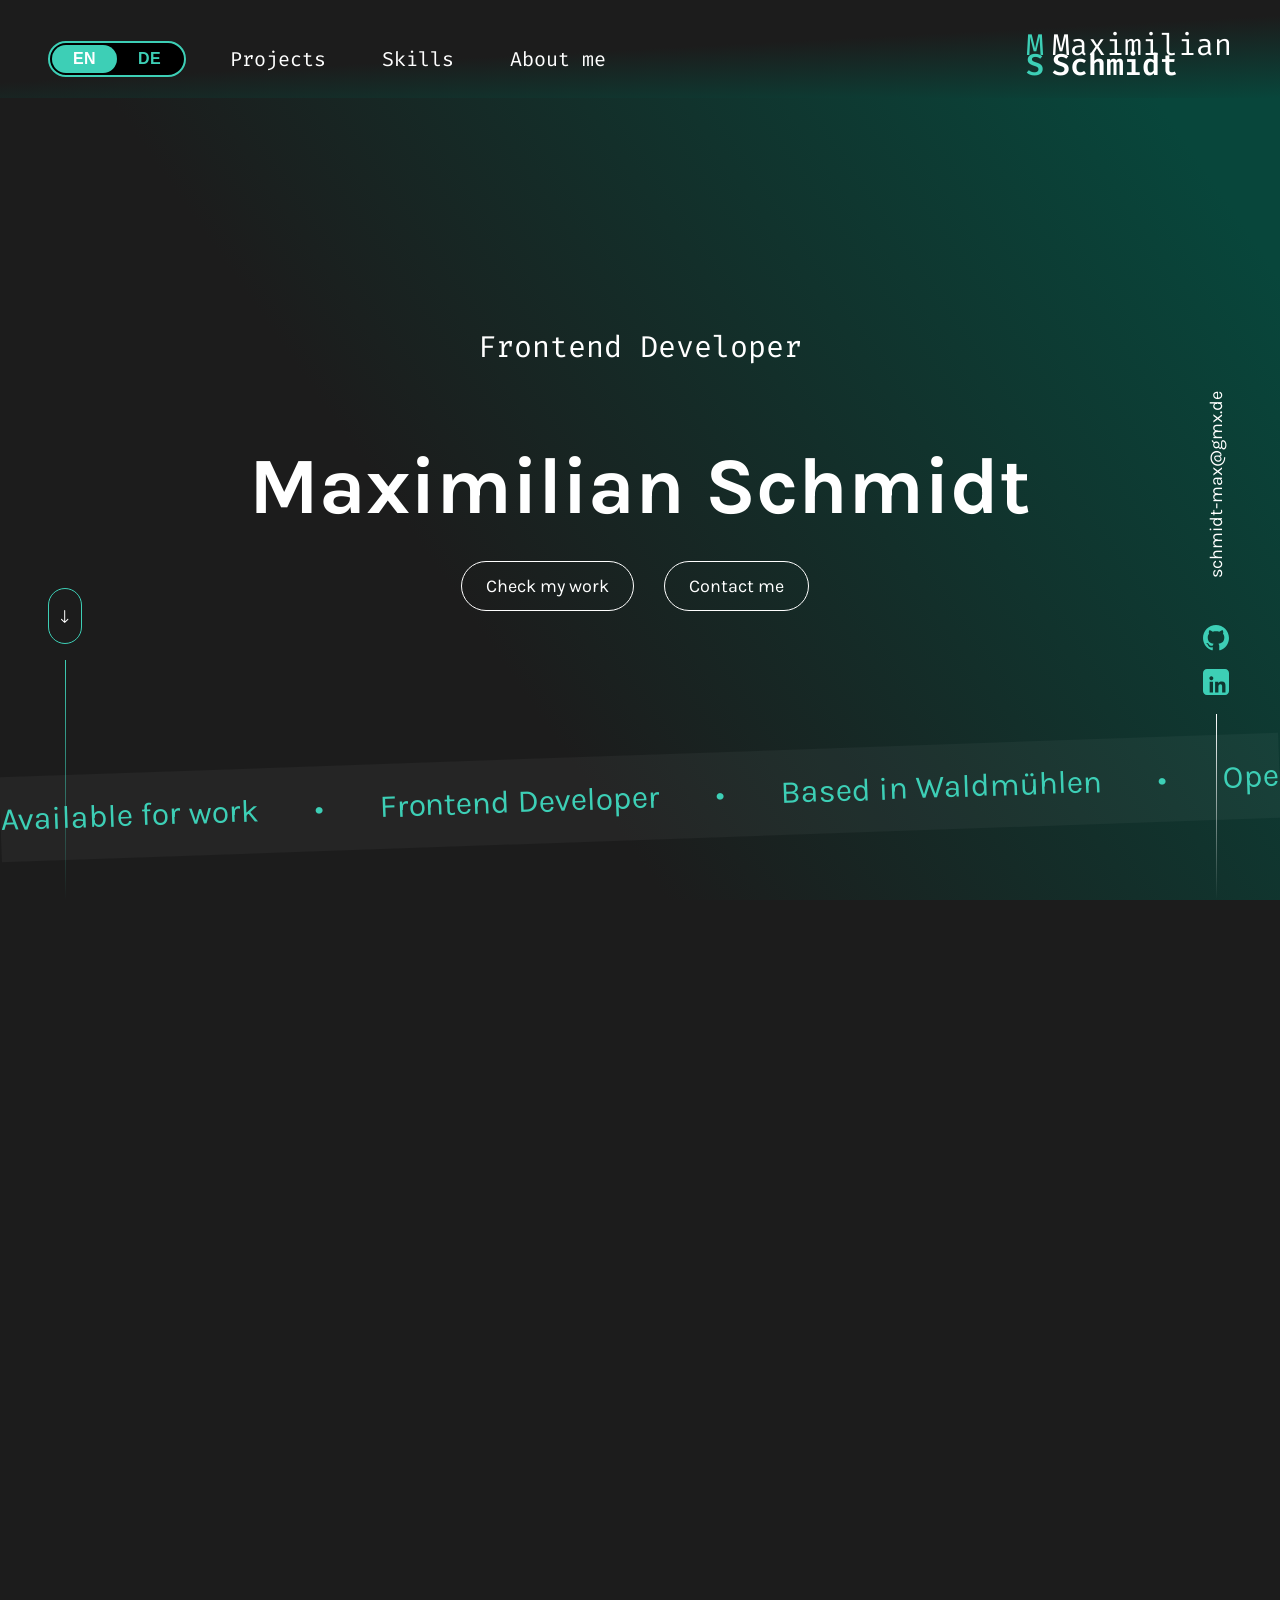
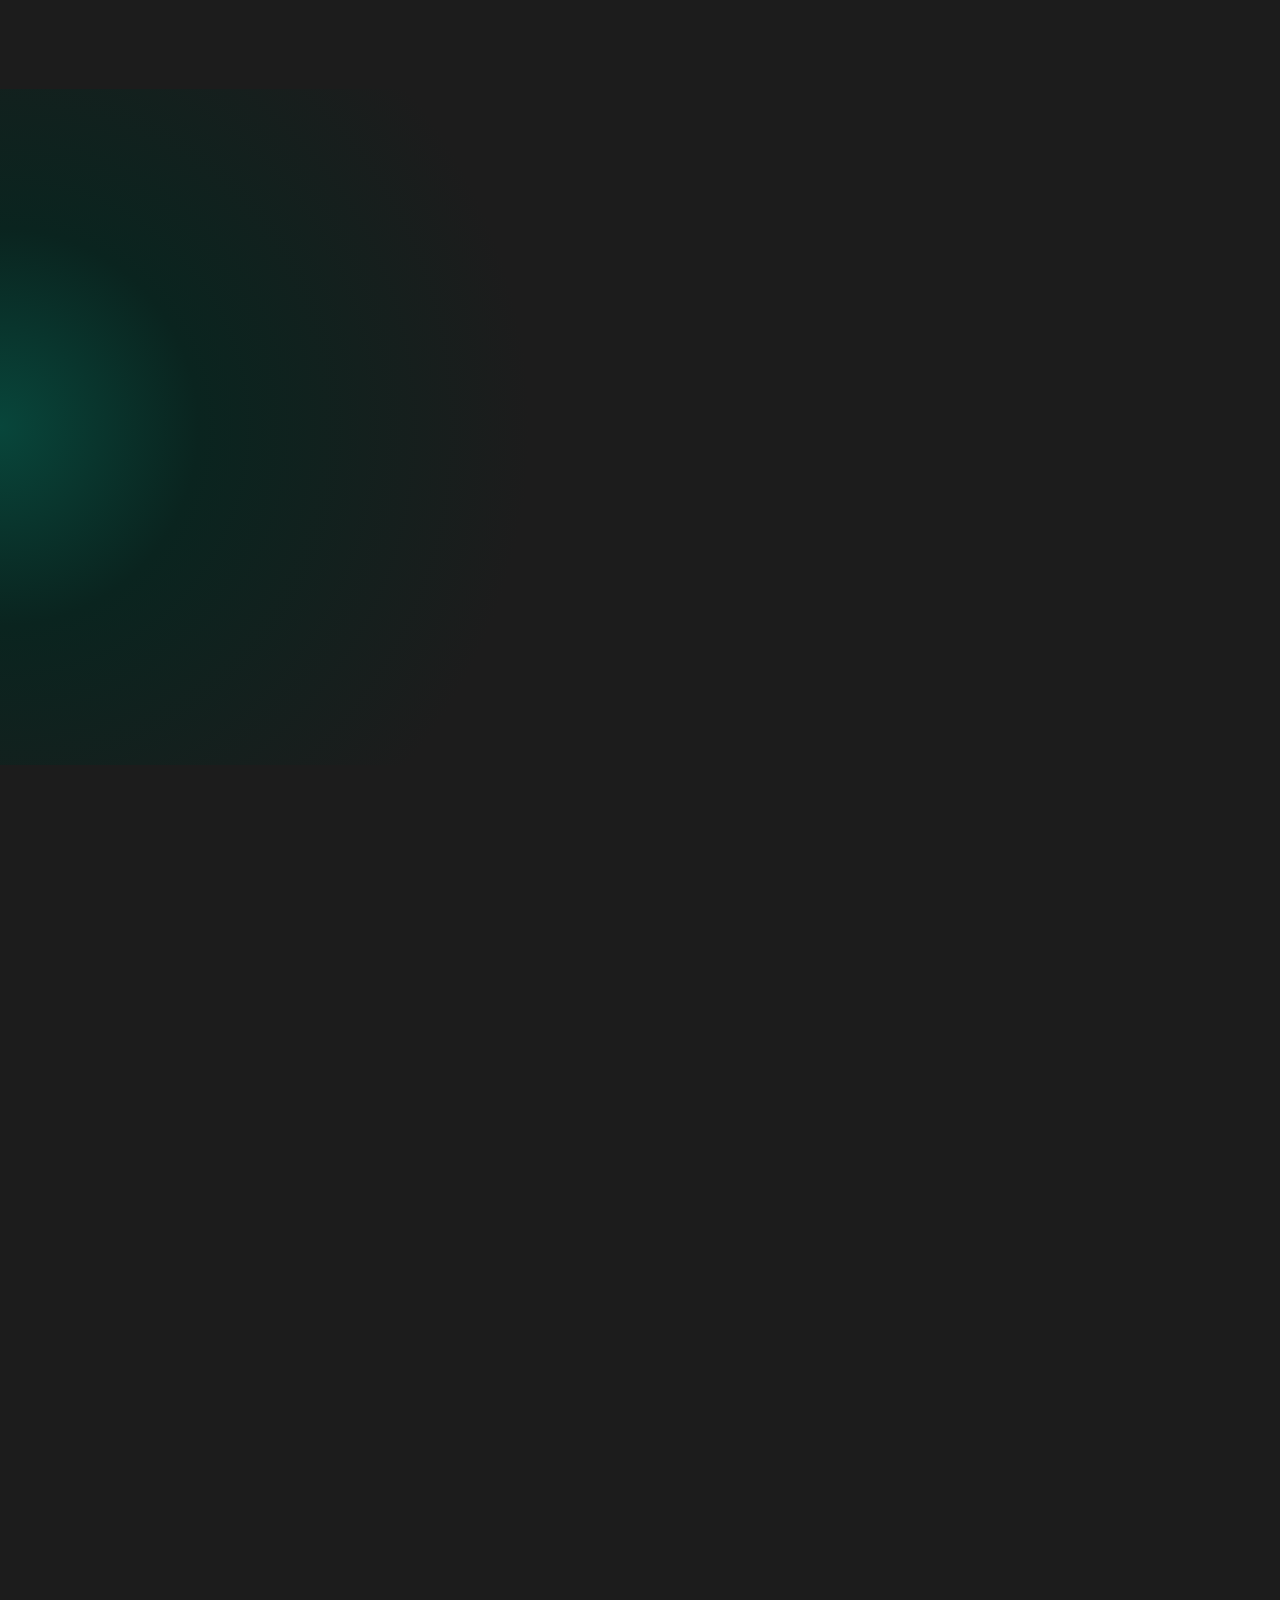
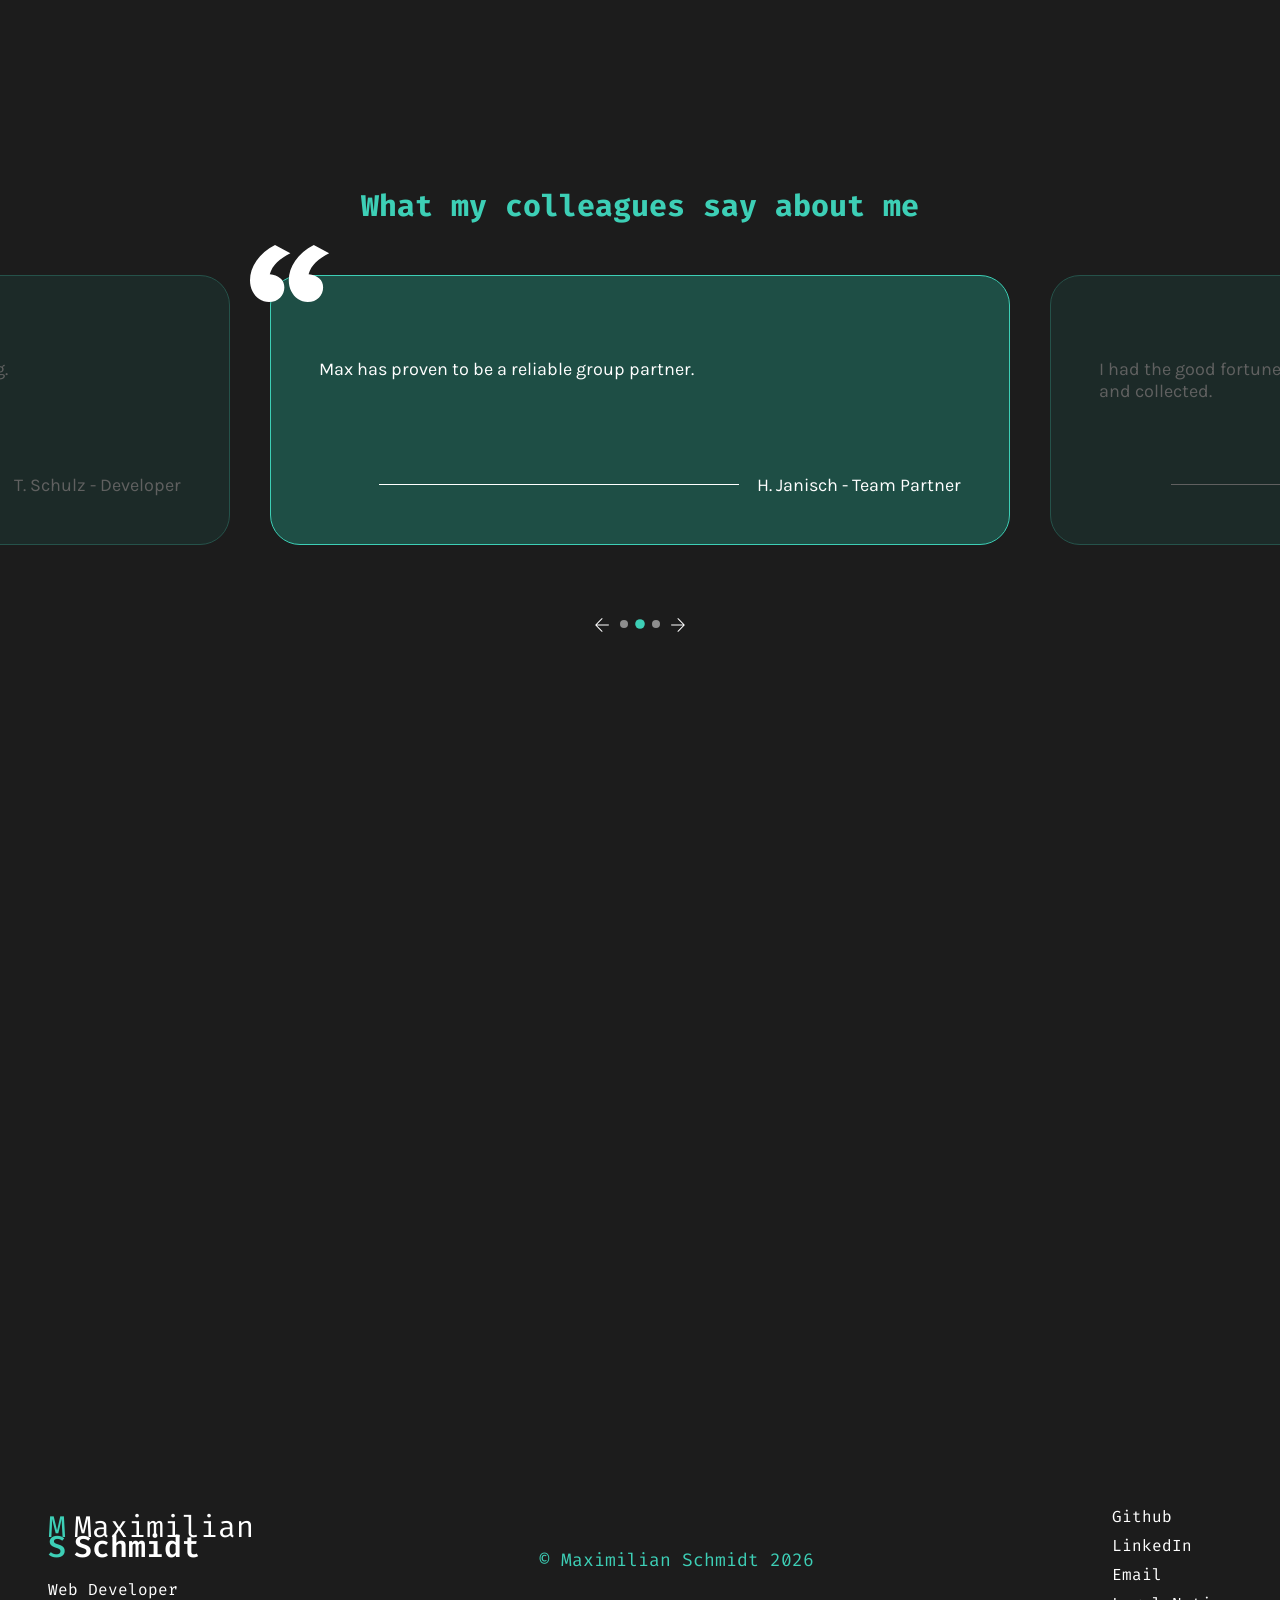
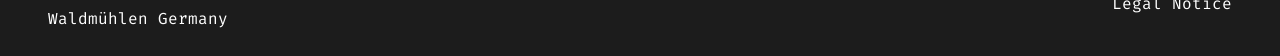
<file: index.html>
<!DOCTYPE html>
<html lang="en">
<head>
    <meta charset="UTF-8">
    <meta name="viewport" content="width=device-width, initial-scale=1.0">
    <script src="js/aos.js"></script>
    <script src="js/translations.js"></script>
    <script src="js/script.js"></script>
    <script src="js/project-function.js"></script>
    <script src="js/project-info.js"></script>
    <script src="js/wrapper.js"></script>
    <script src="templates/templates.js"></script>
    
    <link rel="stylesheet" href="css/root/style.css">
    <link rel="stylesheet" href="css/root/variables.css">
    <link rel="stylesheet" href="css/root/header.css">
    <link rel="stylesheet" href="css/root/footer.css">
    <link rel="stylesheet" href="css/root/aos.css">
    <link rel="stylesheet" href="css/style/introduction.css">
    <link rel="stylesheet" href="css/style/about-me.css">
    <link rel="stylesheet" href="css/style/skillset.css">
    <link rel="stylesheet" href="css/style/projects.css">
    <link rel="stylesheet" href="css/style/other-people.css">
    <link rel="stylesheet" href="css/style/contact-me.css">
    <link rel="stylesheet" href="css/style/project-info-card.css">
    <link rel="stylesheet" href="css/responsive/responsive.css">
    <link rel="stylesheet" href="css/responsive/mobile-landscape.css">
    <link rel="stylesheet" href="css/responsive/mobile.css">
    <link rel="stylesheet" href="css/responsive/mobile-short.css">
    <link rel="stylesheet" href="css/responsive/responsive-big-screen.css">

    <link rel="icon" type="image/png" sizes="32x32" href="/favicon.png">
    
    <title>Maximilian Schmidt</title>
</head>
<body>
    <header class="intro" id="top">
        <div class="header header-multi-bg">
            <nav class="navigation">
                <div class="logo">
                    <div class="logo-icon">
                        <span class="char-m">M</span>
                        <span class="char-s">S</span>
                    </div>

                    <div class="logo-text">
                        <span class="first-name">Maximilian</span>
                        <span class="last-name">Schmidt</span>
                    </div>
                </div>

                <div class="menu-container">
                    <button class="burger-icon" id="burger-trigger" aria-label="Toggle Menu">
                        <img src="img/mobile/menu.svg" id="burger-img" alt="Menu">
                    </button>
        
                    <div class="nav-links mobile-menu">
                        <a href="#about-me" class="header-category" data-translate="navAbout">
                            About me
                        </a>
                        <a href="#skills" class="header-category" data-translate="navSkills">
                            Skills
                        </a>
                        <a href="#projects" class="header-category" data-translate="navProjects">
                            Projects
                        </a>

                        <div class="toggle">
                            <input type="checkbox" id="lang-toggle"/>
                            <label for="lang-toggle">
                                <div class="toggle-knob"></div>
                                <span class="lang-en">EN</span>
                                <span class="lang-de">DE</span>
                            </label>
                        </div>
                    </div>
                </div>
            </nav>
        </div>
    </header>

    <main>
        <section class="introduction introduction-multi-bg">
            <div class="introduction-container">
                <div class="intro-left-bar">
                    <a href="#about-me" class="scroll-arrow-container" aria-label="Scroll down to About Me">
                        <div class="arrow-circle">
                            <img src="img/aboutMe/arrow.svg" alt="Scroll down">
                        </div>
                    </a>

                    <div class="vertical-line-left"></div>
                </div>

                <div class="introduction-content">
                    <span class="intro-headline-sub" data-translate="introSub">
                        Frontend Developer
                    </span>

                    <h1 class="intro-headline-main">
                        Maximilian Schmidt
                    </h1>

                    <div class="intro-buttons">
                        <a href="#projects" class="introduction__button">
                            <span data-translate="introCheck">
                                Check my work
                            </span>
                        </a>

                        <a href="#contact" class="introduction__button">
                            <span data-translate="introContact">
                                Contact me
                            </span>
                        </a>
                    </div>
                </div>
            

                <div class="intro-right-bar">
                    <a href="mailto:schmidt-max@gmx.de" class="introduction__text">
                        schmidt-max@gmx.de
                    </a>

                    <div class="social-icons">
                        <a href="mailto:schmidt-max@gmx.de" class="social-icons-email" aria-label="Send Email">
                            <img src="img/aboutMe/mail.svg" alt="EMail">
                        </a>

                        <a href="https://github.com/Moxx1990" target="_blank" rel="noopener" aria-label="GitHub Profile">
                            <img src="img/aboutMe/github.svg" alt="GitHub">
                        </a>

                        <a href="https://www.linkedin.com/in/maximilian-schmidt-8404b4172/" target="_blank" rel="noopener" aria-label="LinkedIn Profile">
                            <img src="img/aboutMe/linkedin.svg" alt="LinkedIn">
                        </a>
                    </div>

                    <div class="vertical-line-right"></div>
                </div>
            </div>

            <div class="banner">
                <div class="banner__track">
                    <div class="banner__group">
                        <span>Available for work</span>
                        <span>Frontend Developer</span>
                        <span>Based in Waldmühlen</span>
                        <span>Open to work</span>
                        <span>Available for remote work</span>
                        
                        <span>Available for work</span>
                        <span>Frontend Developer</span>
                        <span>Based in Waldmühlen</span>
                        <span>Open to work</span>
                        <span>Available for remote work</span>
                    </div>

                    <div class="banner__group">
                        <span>Available for work</span>
                        <span>Frontend Developer</span>
                        <span>Based in Waldmühlen</span>
                        <span>Open to work</span>
                        <span>Available for remote work</span>
                        
                        <span>Available for work</span>
                        <span>Frontend Developer</span>
                        <span>Based in Waldmühlen</span>
                        <span>Open to work</span>
                        <span>Available for remote work</span>
                    </div>
                </div>
            </div>
        </section>

        <section class="about-me" id="about-me">
            <div class="about-me-image" data-aos="flip-up">
                <img src="img/aboutMe/profile.jpg" alt="Maximilian Schmidt Portrait">
            </div>

            <div class="about-me-content" data-aos="fade-up">
                <span class="about-me__little-headline" data-translate="aboutWho">Who I am</span>
                <div class="about-me-description">
                    <h2 class="about-me__headline" data-translate="aboutHeadline">
                        About me
                    </h2>

                    <p data-translate="aboutText1">
                        Hey there, I'm Maximilian Schmidt! I love creating beautiful and functional websites and applications from nothing. I am passionate about coding because every project gives me the opportunity to learn something new, improve my skills and seeing how technology can make people's lives easier and more efficient.
                    </p>

                    <p class="about-me__text">
                        <img src="img/aboutMe/location.svg" alt="Location Icon"> 
                        <span data-translate="aboutTextLoc">
                            I'm from Waldmühlen, Germany. I am open to work remotely or on-site.
                        </span>
                    </p>

                    <p class="about-me__text">
                        <img src="img/aboutMe/mind.svg" alt="Mind Icon">
                        <span data-translate="aboutTextMind"> 
                            I am enthusiastic about learning new technologies and continuously improving my skills.
                        </span>
                    </p>
                    <p class="about-me__text">
                        <img src="img/aboutMe/check.svg" alt="Checkmark Icon"> 
                        <span data-translate="aboutTextCheck"> 
                            I approach problems with a combination of analytical thinking, creativity, and persistence. I enjoy breaking down complex challenges into manageable steps to find the most efficient outcome, viewing each obstacle as an opportunity to learn and continuously refine my skills.
                        </span>
                    </p>
                </div>
            </div>
        </section>

        <section class="skill-set-container" id="skills">
            <div class="skill-set">
                <div class="skill-set-info" data-aos="flip-left">
                    <span class="skill-set__little-headline" data-translate="skillsTitle">Technologies</span>
                    <div class="skill-set-description">
                        <h2 class="skill-set__headline" data-translate="skillsHeadline">Skill Set</h2>
                        <div class="skill-set__text">
                            <p data-translate="skillsText1">
                                I am a frontend developer focused on building structured, scalable, and responsive web applications. With a solid foundation in HTML, CSS, and JavaScript, I leverage TypeScript and Angular to create clean, robust code. I am experienced in integrating REST APIs for dynamic data flow and use Git for efficient version control and collaboration.
                            </p>
                            <p class="skill-highlight__text" data-translate="skillsNeed">
                                You need 
                                <span class="skills-highlight">
                                    another skill
                                </span>
                                ?
                            </p>
                            <p data-translate="skillsText2">
                                Feel free to contact me, I look forward to expanding on my previous knowledge.
                            </p>
                        </div>

                        <a href="#contact" class="lets-talk__button">
                            <span data-translate="skillsTalk">
                                Let's talk
                            </span>
                        </a>
                    </div>
                </div>

                <div class="skills" data-aos="fade-left">
                    <div class="skills__icon">
                        <img src="img/skillSet/html.svg" alt="HTML Icon">
                        <p>HTML</p>
                    </div>

                    <div class="skills__icon">
                        <img src="img/skillSet/css.svg" alt="CSS Icon">
                        <p>CSS</p>
                    </div>

                    <div class="skills__icon">
                        <img src="img/skillSet/js.svg" alt="JavaScript Icon">
                        <p>JavaScript</p>
                    </div>

                    <div class="skills__icon">
                        <img src="img/skillSet/ts.svg" alt="Typescript Icon">
                        <p>Typescript</p>
                    </div>

                    <div class="skills__icon">
                        <img src="img/skillSet/angular.svg" alt="Angular Icon">
                        <p>Angular</p>
                    </div>

                    <div class="skills__icon">
                        <img src="img/skillSet/git.svg" alt="Git Icon">
                        <p>Git</p>
                    </div>

                    <div class="skills__icon">
                        <img src="img/skillSet/api.svg" alt="REST-API Icon">
                        <p>REST API</p>
                    </div>

                    <div class="skills__icon growth">
                        <img src="img/skillSet/growth.svg" alt="Growth Mindset Icon"> 
                        <p>Growth mindset</p>

                        <div class="skill-tooltip">
                            <span class="tooltip-text" data-translate="SkillTooltip">I have a special interest in learning</span>
                            <div class="tooltip-frameworks">
                                <div class="framework">
                                    <img src="img/skillSet/React.svg" alt="React Icon">
                                    <span>React</span>
                                </div>

                                <div class="framework">
                                    <img src="img/skillSet/Vue Js.svg" alt="Vue Icon">
                                    <span>Vue Js</span>
                                </div>
                            </div>
                        </div>
                    </div>
                </div>
            </div>
        </section>

        <div id="project-info" class="project-info"></div>
        
        <section class="projects" id="projects" data-aos="fade-up">
            <div>
                <span class="projects__little-headline" data-translate="portfolioSub">
                    Portfolio
                </span>

                <h2 class="projects__headline" data-translate="portfolioHeadline">
                    Feature Projects
                </h2>

                <p class="projects__text" data-translate="portfolioText">
                    Explore a selection of my work here - Interact with projects to see my skill in action.
                </p>
            </div>

            <div class="project-list">
                <article class="project-container">
                    <button class="project" onclick="openProjectInfo('Join')" aria-label="Open project info for Join">
                        <span class="project-name">Join <img src="img/projects/arrow_outward_white.svg" alt="Arrow"></span>  
                        <span class="project-skills">
                            Angular <span class="green__span">|</span> 
                            Typescript <span class="green__span">|</span> 
                            HTML <span class="green__span">|</span> 
                            CSS <span class="green__span">|</span>  
                            Firebase
                        </span>
                    </button>
                    <img class="project-image" src="img/projects/Join.jpg" alt="Screenshot of project Join">
                </article>

                <article class="project-container">
                    <button class="project" onclick="openProjectInfo('Bow of the Dead')" aria-label="Open project info for Bow of the Dead">
                        <span class="project-name">Bow of the Dead <img src="img/projects/arrow_outward_white.svg" alt="Arrow"></span>
                        <span class="project-skills">
                            HTML <span class="green__span">|</span> 
                            CSS <span class="green__span">|</span>  
                            JavaScript
                        </span>
                    </button>
                    <img class="project-image" src="img/projects/Bow of the Dead.jpg" alt="Screenshot of project Bow of the Dead">
                </article>

                <article class="project-container">
                    <button class="project" onclick="openProjectInfo('Pokédex')" aria-label="Open project info for Pokédex">
                        <span class="project-name">Pokédex <img src="img/projects/arrow_outward_white.svg" alt="Arrow"></span>
                        <span class="project-skills">
                            HTML <span class="green__span">|</span> 
                            CSS <span class="green__span">|</span> 
                            JavaScript
                        </span>
                    </button>
                    <img class="project-image" src="img/projects/Pokédex.jpg" alt="Screenshot of project Pokédex">
                </article>
            </div>
        </section>

        <section class="other-people">
            <h2 class="other-people__headline" data-translate="colleaguesHeadline">
                What my colleagues say about me
            </h2>

            <div class="carousel-wrapper">
                <img class="fixed-quote-icon" src="img/colleagues/quotes.svg" alt="Quotes Decorator">

                <div class="testimonial-container" id="testimonial-belt">
                    <article class="testimonial-card">
                        <p class="testimonial-text" data-translate="testimonialCard1">
                            Our project benefited from Max's efficient way of working.
                        </p>

                        <div class="testimonial-footer">
                            <div class="footer-line"></div>
                            <span class="testimonial-author" data-translate="testimonialAuthor1">
                                T. Schulz -  Developer
                            </span>
                        </div>
                    </article>

                    <article class="testimonial-card">
                        <p class="testimonial-text" data-translate="testimonialCard2">
                            Max has proven to be a reliable group partner.
                        </p>

                        <div class="testimonial-footer">
                            <div class="footer-line"></div>
                            <span class="testimonial-author" data-translate="testimonialAuthor2">
                                H. Janisch - Team Partner
                            </span>
                        </div>
                    </article>

                    <article class="testimonial-card">
                        <p class="testimonial-text" data-translate="testimonialCard3">
                            I had the good fortune of working on a project. He always stayed calm, cool, and collected.
                        </p>
                        <div class="testimonial-footer">
                            <div class="footer-line"></div>
                            <span class="testimonial-author" data-translate="testimonialAuthor3">
                                A. Müller - Team Partner
                            </span>
                        </div>
                    </article>
                </div>
            </div>

            <div class="navigation__helper">
                <button onclick="switchTestimonial(-1)" aria-label="Previous Testimonial">
                    <img class="people__arrow-left" src="img/colleagues/arrow_back.svg" alt="Back Arrow">
                </button>

                <div class="dots">
                    <span class="dot"></span>
                    <span class="dot active"></span>
                    <span class="dot"></span>
                </div>

                <button onclick="switchTestimonial(1)" aria-label="Next Testimonial">
                    <img class="people__arrow-right" src="img/colleagues/arrow_forward.svg" alt="Forward Arrow">
                </button>
            </div>
        </section>

        <section class="contact" id="contact">
            <div class="contact-me-info" data-aos="fade-right">
                <span class="contact-me_little-headline" data-translate="contactSub">
                    Contact me
                </span>

                <h2 class="contact-me__headline" data-translate="contactHeadline">
                    Let's work together
                </h2>

                <span class="contact-me-solve" data-translate="contactSolve">
                    Got a problem to solve? 
                </span>

                <span class="contact-me__text">
                    <span data-translate="contactText">
                        I am interested in opportunities as a frontend developer. I enjoy creating high-quality solutions that help projects succeed. 
                        Through a reliable, detail-oriented, and results-driven approach, I aim to deliver real value and contribute positively to every team I work with.
                        If you are looking for someone who is motivated, professional, and committed to achieving excellent results, I would be happy to discuss how I can support your project. Feel free to get in touch.
                    </span>

                    <br><br>

                    <span data-translate="contactNeed">
                        Need a frontend developer?
                    </span>

                    <span class="contact-me-talk" data-translate="contactTalk">
                        Let's talk!
                    </span>
                </span>
            </div>

            <form class="contact-form" onsubmit="sendEmail(event)" novalidate>
                <div id="form-content" class="form-content" data-aos="fade-left"> 
                    <div class="form-group">
                        <label for="name" data-translate="formName">
                            What's your name?
                        </label>

                        <input type="text" id="name" name="name" placeholder="Your name goes here">
                    </div>

                    <div class="form-group">
                        <label for="email" data-translate="formEmail">
                            What's your email?
                        </label>

                        <input type="email" id="email" name="email" placeholder="youremail@email.com">
                    </div>

                    <div class="form-group">
                        <label for="help" data-translate="formHelp">
                            How can I help you?
                        </label>

                        <textarea id="help" name="help" placeholder="Hello Max, I am interested in..."></textarea>
                    </div>

                    <div class="contact-form__input">
                        <input type="checkbox" id="consent" name="consent" class="custom-checkbox">
                        <label for="consent" class="accept-container">
                            <span data-translate="formConsentStart">
                                I've read the
                            </span>
                            <a class="privacy-policy__link" href="sites/policy.html" data-translate="formPrivacyLink">
                                privacy policy
                            </a>
                            <span data-translate="formConsentEnd">
                                and agree to the processing of my data as outlined.
                            </span>
                        </label>
                    </div>
                    
                    <div id="consent-error" class="error-message checkbox-error"></div> 
            
                    <button class="submit__button" type="submit">
                        <span data-translate="formBtn">
                            Say Hello ;)
                        </span>
                    </button>
                </div> 

                <div id="success-message" class="d-none success-box">
                    <h3>Thank you!</h3>
                    <p>
                        Your message has been sent successfully. I will get back to you as soon as possible.
                    </p>
                </div>
            </form>
        </section>
        
    </main>

    <footer class="footer">
        <div class="footer-me">
            <div class="footer-left-side">
                <a href="#top" class="footer-logo-link" aria-label="Scroll back to top">
                    <div class="logo">
                        <div class="logo-icon">
                            <span class="char-m">M</span>
                            <span class="char-s">S</span>
                        </div>
    
                        <div class="logo-text">
                            <span class="first-name">Maximilian</span>
                            <span class="last-name">Schmidt</span>
                        </div>
                    </div>
                </a>

                <div>Web Developer</div>
                <div>Waldmühlen Germany</div>
            </div>
        </div>

        <div class="footer-copyright">
            &copy; Maximilian Schmidt 2026
        </div>

        <nav class="footer-links-container" aria-label="Footer Navigation">
            <a class="footer-link" href="https://github.com/Moxx1990" target="_blank" rel="noopener">
                Github
            </a>

            <a class="footer-link" href="https://www.linkedin.com/in/maximilian-schmidt-8404b4172/" target="_blank" rel="noopener">
                LinkedIn
            </a>

            <a class="footer-link" href="mailto:contact@maximilianschmidt.de" target="_blank" rel="noopener">
                Email
            </a>

            <a class="footer-link" data-translate="LegalFooter" href="sites/legal.html">
                Legal Notice
            </a>
        </nav>
    </footer>

    <div class="footer-mobile">
        &copy; Maximilian Schmidt 2026
    </div>

</body>
</html>
</file>
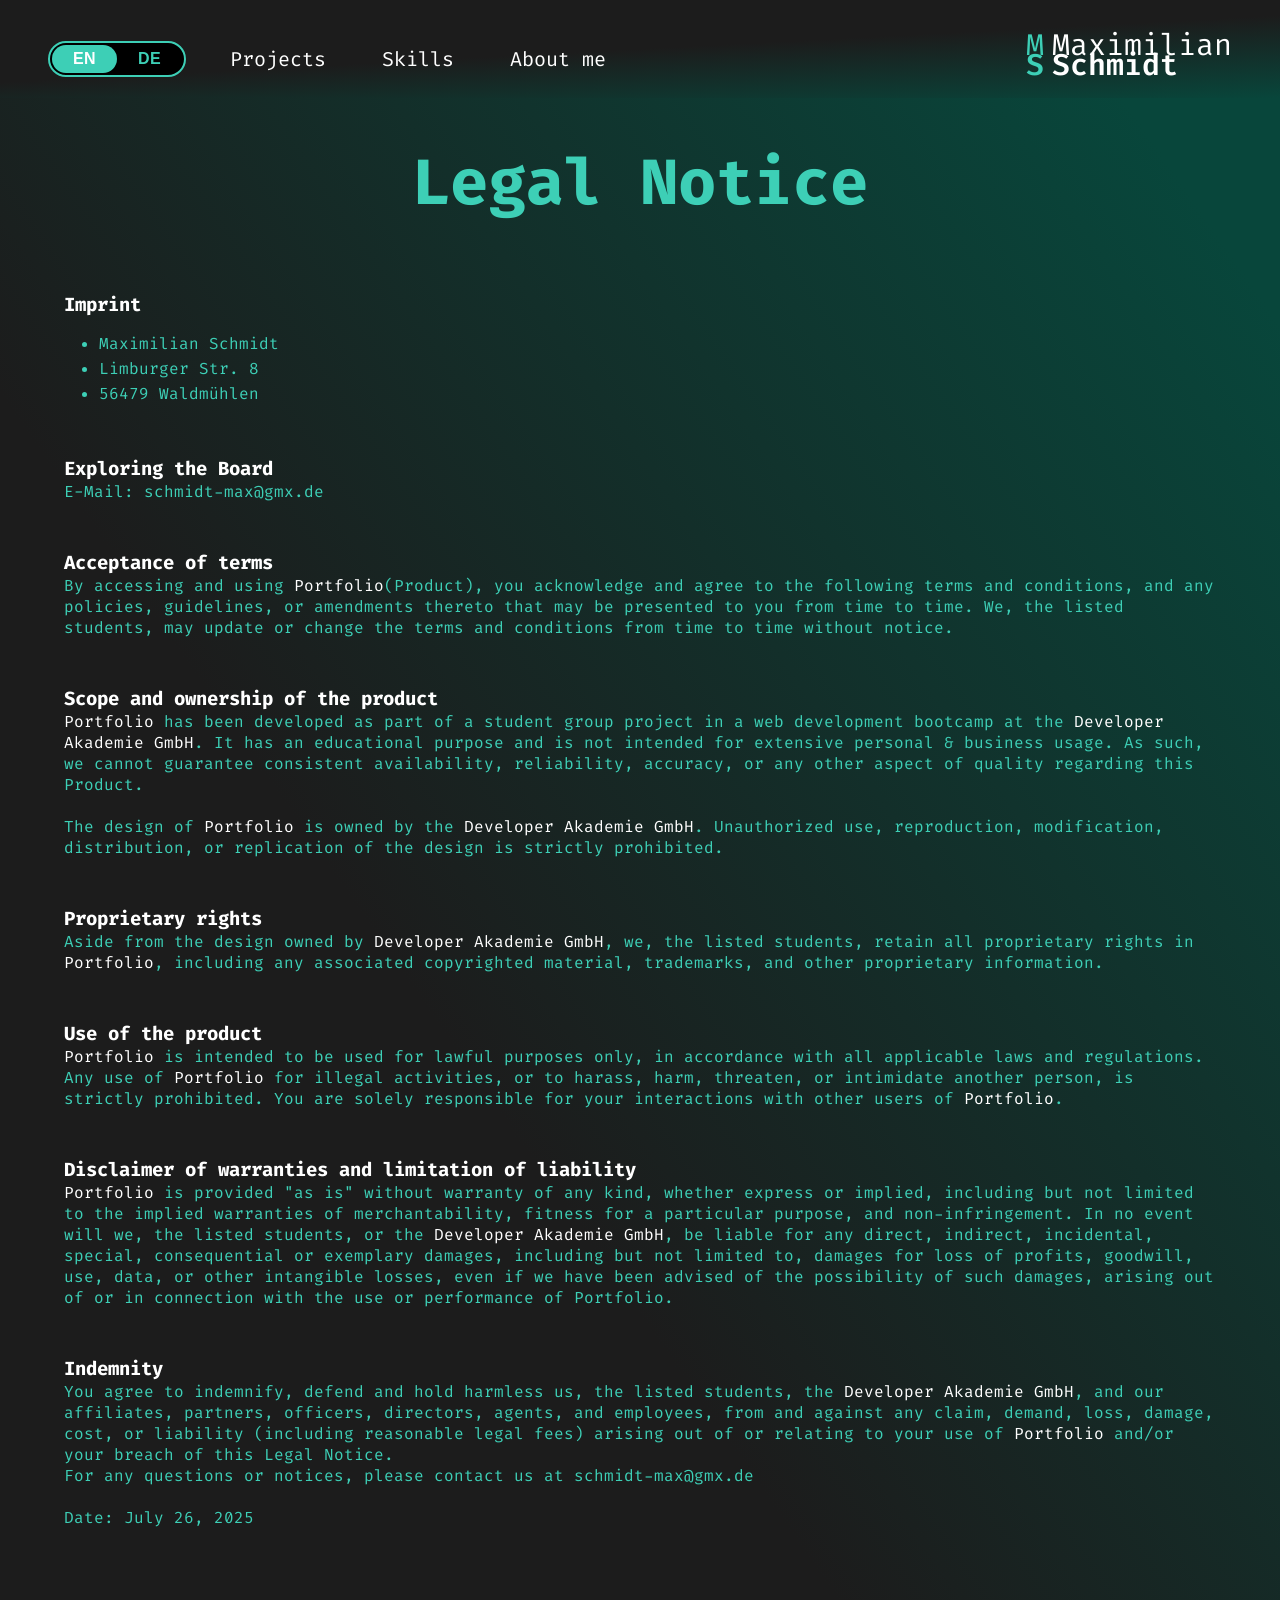
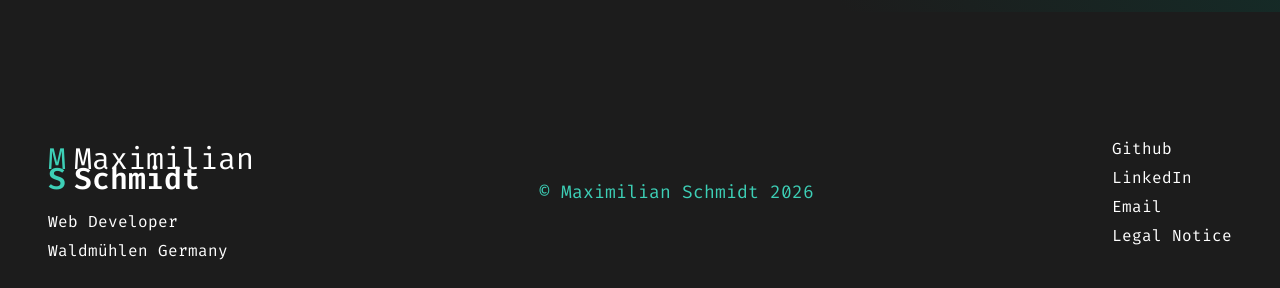
<file: sites/legal.html>
<!DOCTYPE html>
<html lang="en">
<head>
    <meta charset="UTF-8">
    <meta name="viewport" content="width=device-width, initial-scale=1.0">
    <script src="../js/translations.js"></script>
    <script src="../js/script.js"></script>
    <script src="../js/aos.js"></script>
    
    <link rel="stylesheet" href="../css/root/style.css">
    <link rel="stylesheet" href="../css/root/variables.css">
    <link rel="stylesheet" href="../css/root/header.css">
    <link rel="stylesheet" href="../css/root/footer.css">
    <link rel="stylesheet" href="../css/root/aos.css">
    <link rel="stylesheet" href="../css/style/introduction.css">
    <link rel="stylesheet" href="../css/responsive/responsive.css">
    <link rel="stylesheet" href="../css/responsive/mobile-landscape.css">
    <link rel="stylesheet" href="../css/responsive/mobile.css">
    <link rel="stylesheet" href="../css/responsive/responsive-big-screen.css">
    <link rel="stylesheet" href="../css/responsive/mobile-short.css">
    <link rel="stylesheet" href="../css/style/legal.css">
    
    <link rel="icon" type="image/png" sizes="32x32" href="../favicon.png">

    <title>Legal Notice</title>
</head>
<body>
   <header class="intro" id="top">
        <div class="header header-multi-bg">
            <nav class="navigation">
                <div class="logo">
                    <div class="logo-icon">
                        <span class="char-m">M</span>
                        <span class="char-s">S</span>
                    </div>

                    <div class="logo-text">
                        <span class="first-name">Maximilian</span>
                        <span class="last-name">Schmidt</span>
                    </div>
                </div>

                <div class="menu-container">
                    <button class="burger-icon" id="burger-trigger" aria-label="Toggle Menu">
                        <img src="../img/mobile/menu.svg" id="burger-img" alt="Menu">
                    </button>
        
                    <div class="nav-links mobile-menu">
                        <a href="../index.html#about-me" class="header-category" data-translate="navAbout">
                            About me
                        </a>
                        <a href="../index.html#skills" class="header-category" data-translate="navSkills">
                            Skills
                        </a>
                        <a href="../index.html#projects" class="header-category" data-translate="navProjects">
                            Projects
                        </a>

                        <div class="toggle">
                            <input type="checkbox" id="lang-toggle"/>
                            <label for="lang-toggle">
                                <div class="toggle-knob"></div>
                                <span class="lang-en">EN</span>
                                <span class="lang-de">DE</span>
                            </label>
                        </div>
                    </div>
                </div>
            </nav>
        </div>
    </header>

    <main class="introduction introduction-multi-bg legal-notice-page">
        <div class="legal-notice-content">
            <div class="back-arrow">
                <a href="../index.html" aria-label="Go back to home page">
                    <img src="/img/mobile/arrow_back.svg" alt="Back Arrow">
                </a>
            </div>

            <h1 class="legal-main-headline" data-translate="legalTitle">
                Legal Notice
            </h1>

            <section class="legal-section">
                <h2 data-translate="legalImprintTitle">Imprint</h2>
                <ul class="legal-list">
                    <li>Maximilian Schmidt</li>
                    <li>Limburger Str. 8</li>
                    <li>56479 Waldmühlen</li>
                </ul>
            </section>

            <section class="legal-section">
                <h2 data-translate="exploringTitle">Exploring the Board</h2>
                <p>E-Mail: schmidt-max@gmx.de</p>
            </section>

            <section class="legal-section">
                <h2 data-translate="legalTermsTitle">
                    Acceptance of terms
                </h2>

                <p data-translate="legalTermsText">
                    By accessing and using 
                    <span class="text-white">Portfolio</span> 
                    (Product), you acknowledge and agree to the following terms and conditions, and any policies, guidelines, or amendments thereto that may be presented to you from time to time. We, the listed students, may update or change the terms and conditions from time to time without notice.
                </p>
            </section>

            <section class="legal-section">
                <h2 data-translate="legalScopeTitle">
                    Scope and ownership of the product
                </h2>

                <p data-translate="legalScopeText">
                    <span class="text-white">Portfolio</span> 
                    has been developed as part of a student group project in a web development bootcamp at the Developer Akademie GmbH. It has an educational purpose and is not intended for extensive personal & business usage. As such, we cannot guarantee consistent availability, reliability, accuracy, or any other aspect of quality regarding this Product.
                    <br><br>
                    The design of 
                    <span class="text-white">Portfolio</span>
                    is owned by the Developer Akademie GmbH. Unauthorized use, reproduction, modification, distribution, or replication of the design is strictly prohibited.
                </p>
            </section>

            <section class="legal-section">
                <h2 data-translate="legalProprietaryTitle">
                    Proprietary rights
                </h2>

                <p data-translate="legalProprietaryText">
                    Aside from the design owned by Developer Akademie GmbH, we, the listed students, retain all proprietary rights in 
                    <span class="text-white">Portfolio</span>, including any associated copyrighted material, trademarks, and other proprietary information.
                </p>
            </section>

            <section class="legal-section">
                <h2 data-translate="legalUseTitle">
                    Use of the product
                </h2>

                <p data-translate="legalUseText">
                    <span class="text-white">Portfolio</span>  
                    is intended to be used for lawful purposes only, in accordance with all applicable laws and regulations. Any use of 
                    <span class="text-white">Portfolio</span>  
                    for illegal activities, or to harass, harm, threaten, or intimidate another person, is strictly prohibited. You are solely responsible for your interactions with other users of
                    <span class="text-white">Portfolio</span>.
                </p>
            </section>

            <section class="legal-section">
                <h2 data-translate="legalLiabilityTitle">
                    Disclaimer of warranties and limitation of liability
                </h2>

                <p data-translate="legalLiabilityText">
                    <span class="text-white">Portfolio</span>  
                    is provided "as is" without warranty of any kind, whether express or implied, including but not limited to the implied warranties of merchantability, fitness for a particular purpose, and non-infringement. In no event will we, the listed students, or the Developer Akademie, be liable for any direct, indirect, incidental, special, consequential or exemplary damages, including but not limited to, damages for loss of profits, goodwill, use, data, or other intangible losses, even if we have been advised of the possibility of such damages, arising out of or in connection with the use or performance of 
                    <span class="text-white">Portfolio</span>.
                </p>
            </section>

            <section class="legal-section">
                <h2 data-translate="legalIndemnityTitle">
                    Indemnity
                </h2>

                <p data-translate="legalIndemnityText">
                    You agree to indemnify, defend and hold harmless us, the listed students, the Developer Akademie, and our affiliates, partners, officers, directors, agents, and employees, from and against any claim, demand, loss, damage, cost, or liability (including reasonable legal fees) arising out of or relating to your use of 
                    <span class="text-white">Portfolio</span>  
                    and/or your breach of this Legal Notice.
                    <br><br>Date: July 26, 2025
                </p>
            </section>
        </div>
    </main>

    <footer class="footer">
        <div class="footer-me">
            <div class="footer-left-side">
                <a href="#top" class="footer-logo-link" aria-label="Scroll back to top">
                    <div class="logo">
                        <div class="logo-icon">
                            <span class="char-m">M</span>
                            <span class="char-s">S</span>
                        </div>
    
                        <div class="logo-text">
                            <span class="first-name">Maximilian</span>
                            <span class="last-name">Schmidt</span>
                        </div>
                    </div>
                </a>

                <div>Web Developer</div>
                <div>Waldmühlen Germany</div>
            </div>
        </div>

        <div class="footer-copyright">
            &copy; Maximilian Schmidt 2026
        </div>

        <nav class="footer-links-container" aria-label="Footer Navigation">
            <a class="footer-link" href="https://github.com/Moxx1990" target="_blank" rel="noopener">
                Github
            </a>

            <a class="footer-link" href="https://www.linkedin.com/" target="_blank" rel="noopener">
                LinkedIn
            </a>

            <a class="footer-link" href="mailto:contact@maximilianschmidt.de" target="_blank" rel="noopener">
                Email
            </a>

            <a class="footer-link" href="../sites/legal.html">
                Legal Notice
            </a>
        </nav>
    </footer>

    <div class="footer-mobile">
        &copy; Maximilian Schmidt 2026
    </div>
  
</body>
</html>
</file>
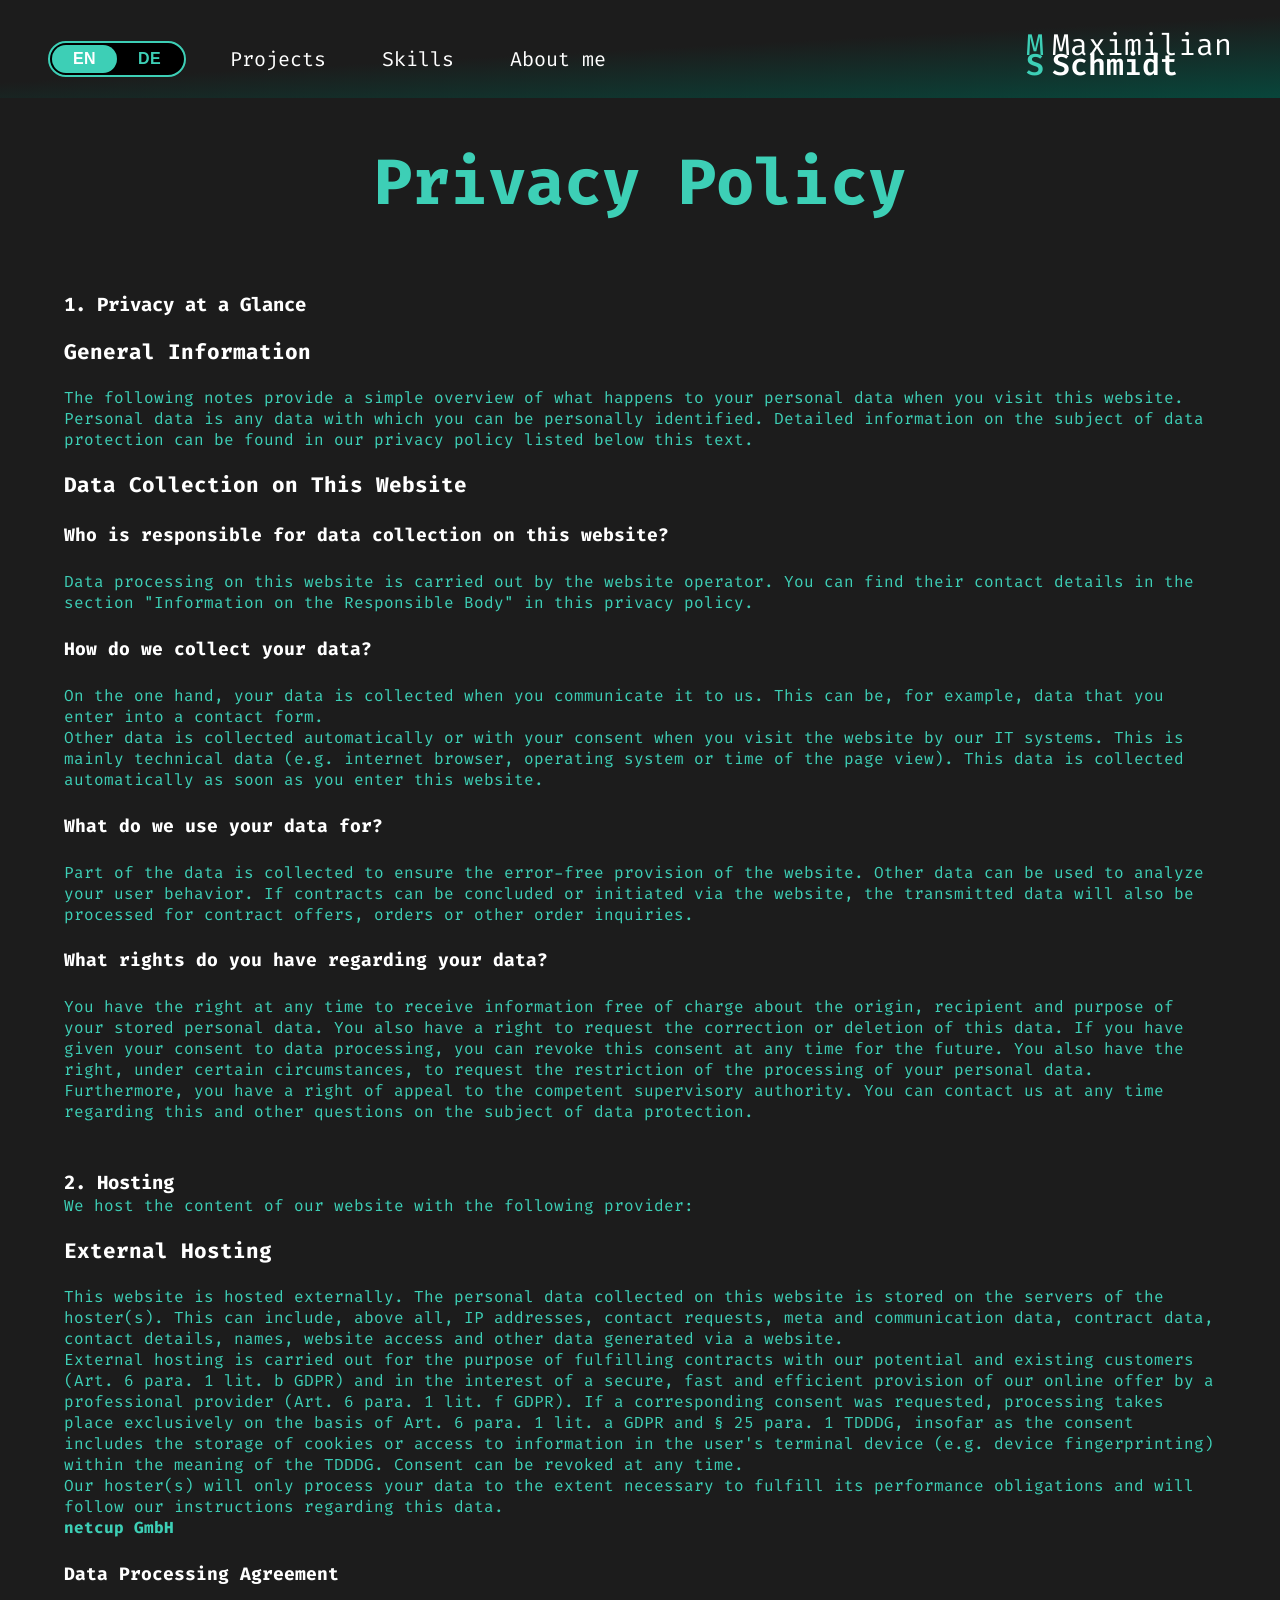
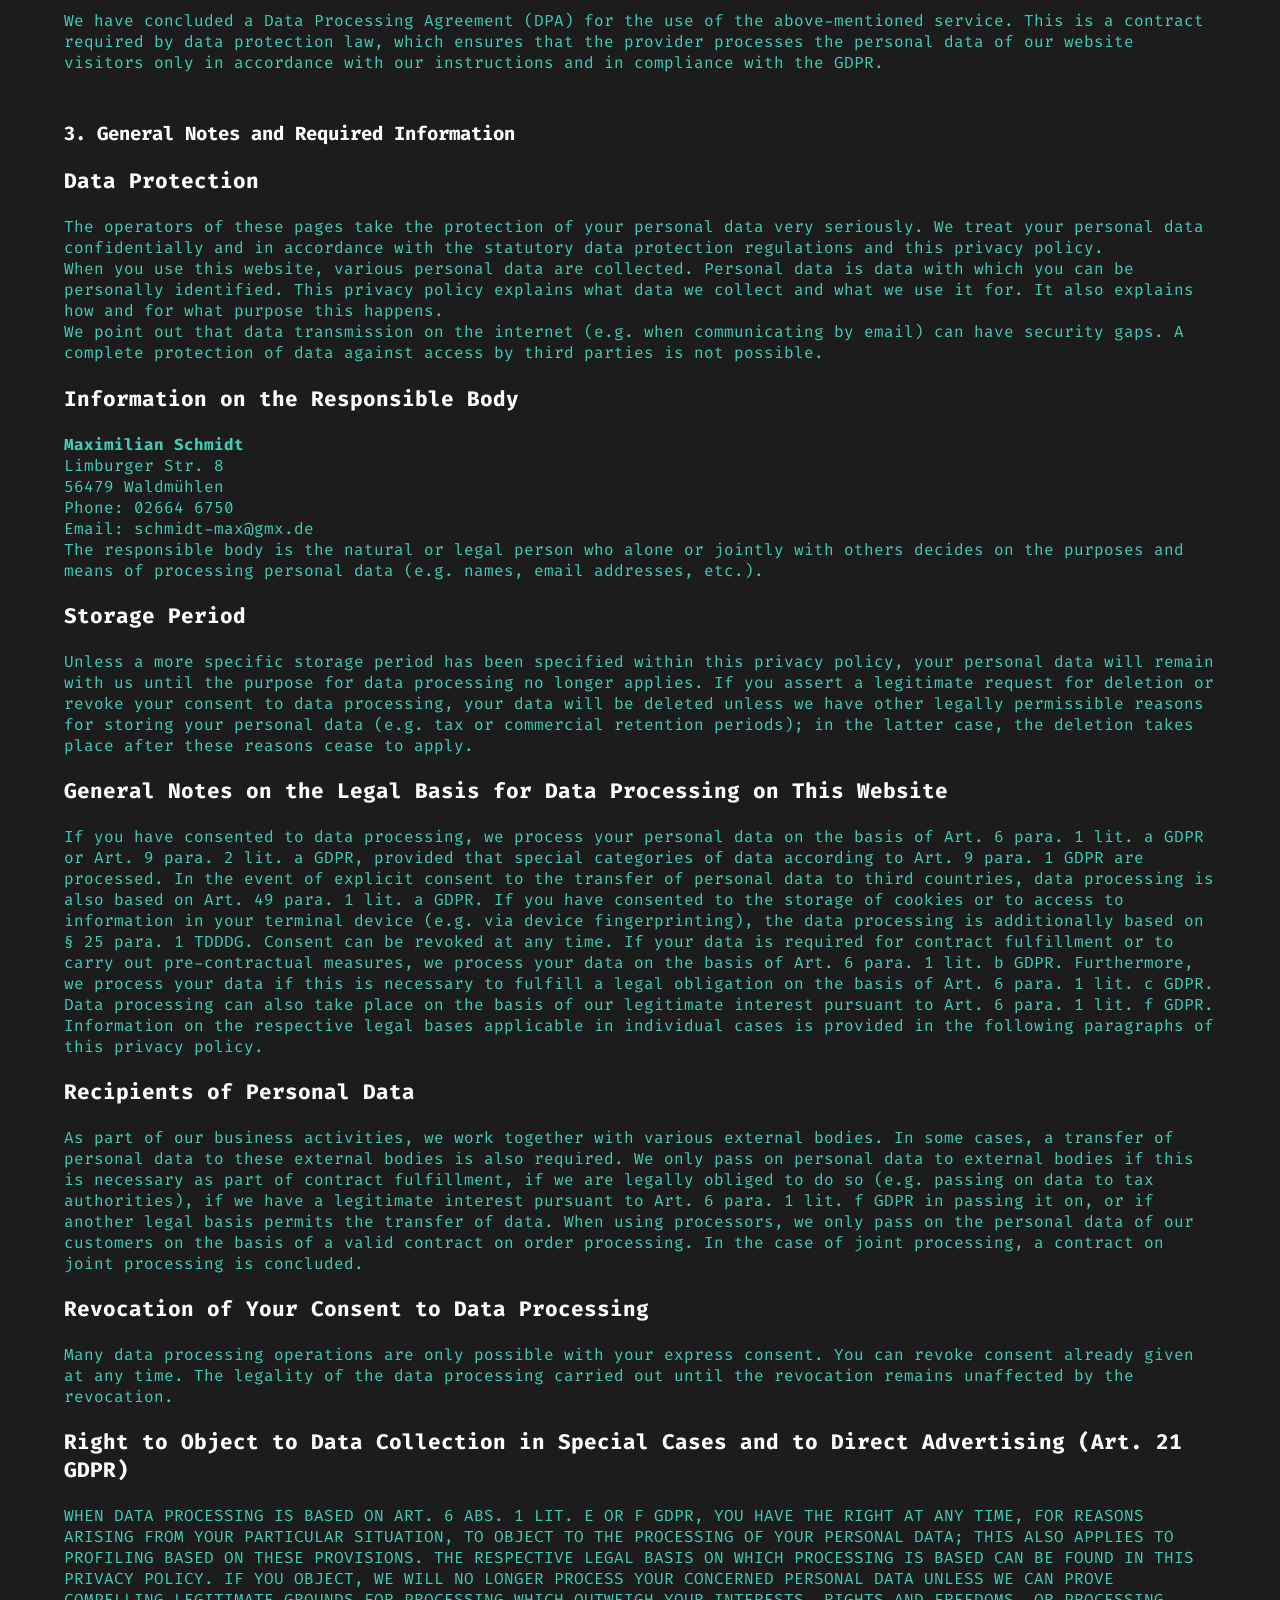
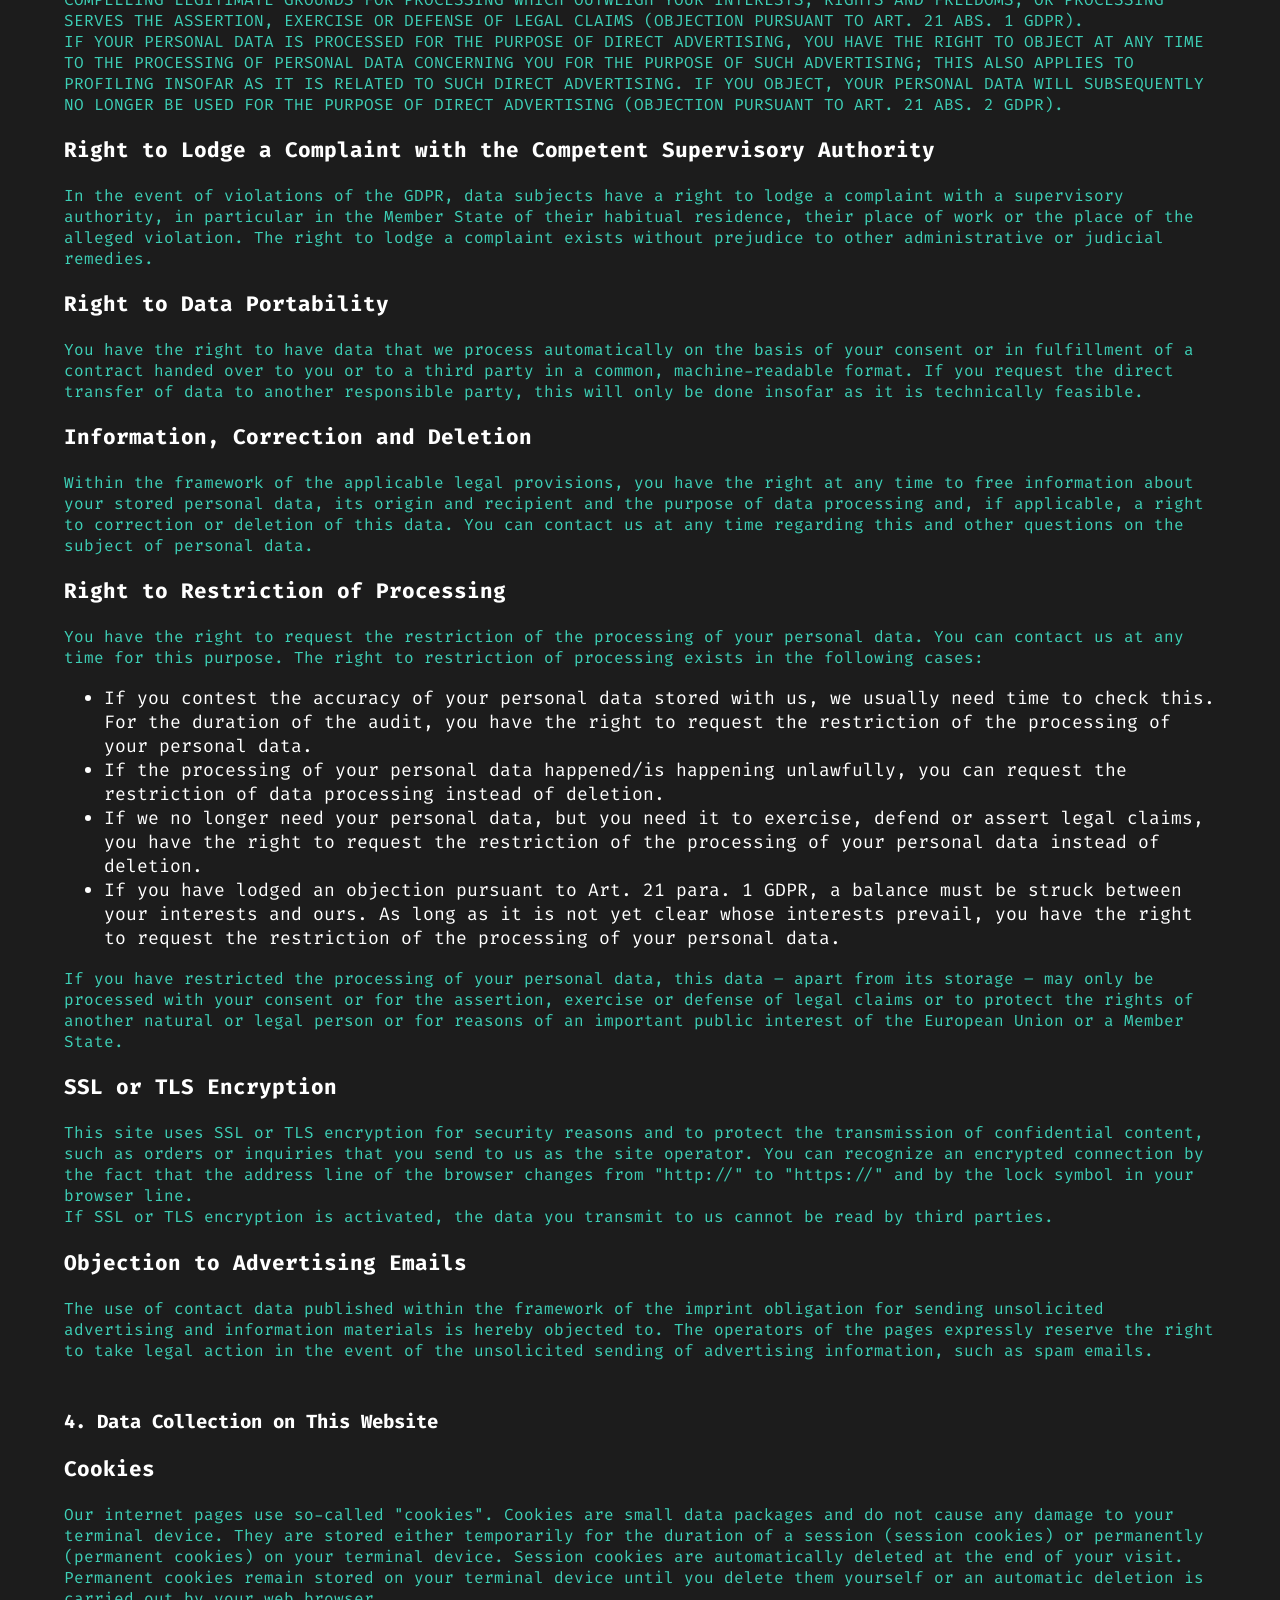
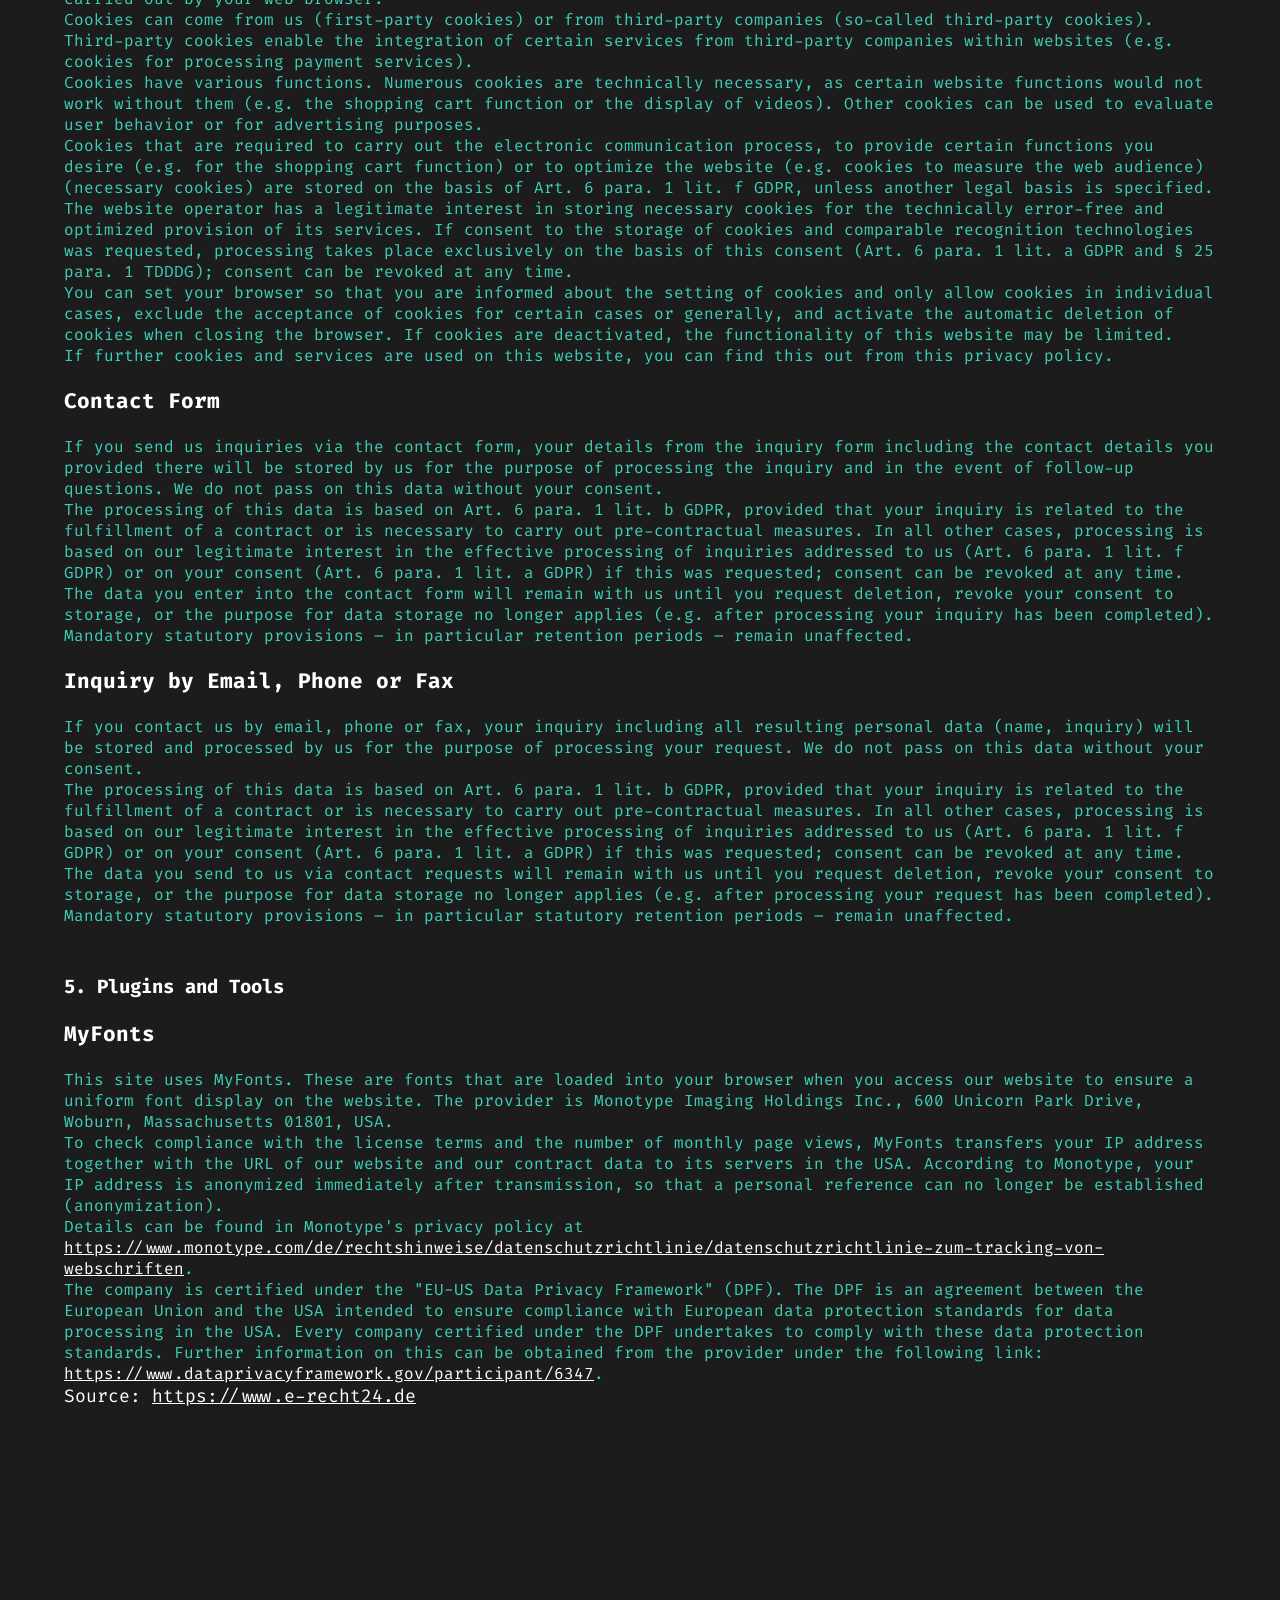
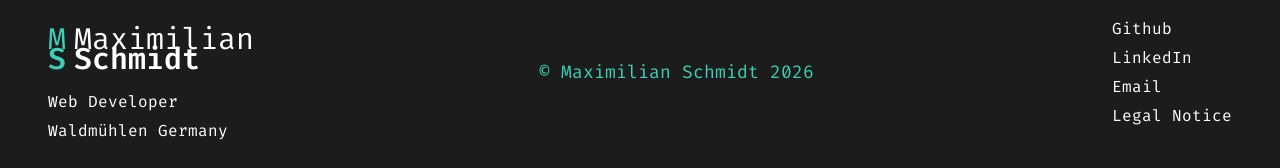
<file: sites/policy.html>
<!DOCTYPE html>
<html lang="en">
<head>
    <meta charset="UTF-8">
    <meta name="viewport" content="width=device-width, initial-scale=1.0">
    <script src="../js/translations.js"></script>
    <script src="../js/script.js"></script>
    <script src="../js/aos.js"></script>
    
    <link rel="stylesheet" href="../css/root/style.css">
    <link rel="stylesheet" href="../css/root/variables.css">
    <link rel="stylesheet" href="../css/root/header.css">
    <link rel="stylesheet" href="../css/root/footer.css">
    <link rel="stylesheet" href="../css/root/aos.css">
    <link rel="stylesheet" href="../css/style/introduction.css">
    <link rel="stylesheet" href="../css/responsive/responsive.css">
    <link rel="stylesheet" href="../css/responsive/mobile-landscape.css">
    <link rel="stylesheet" href="../css/responsive/mobile.css">
    <link rel="stylesheet" href="../css/responsive/responsive-big-screen.css">
    <link rel="stylesheet" href="../css/responsive/mobile-short.css">
    <link rel="stylesheet" href="../css/style/legal.css">

    <link rel="icon" type="image/png" sizes="32x32" href="../favicon.png">

    <title>Privacy Policy</title>
</head>
<body>
    <header class="intro" id="top">
        <div class="header header-multi-bg">
            <nav class="navigation">
                <div class="logo">
                    <div class="logo-icon">
                        <span class="char-m">M</span>
                        <span class="char-s">S</span>
                    </div>

                    <div class="logo-text">
                        <span class="first-name">Maximilian</span>
                        <span class="last-name">Schmidt</span>
                    </div>
                </div>

                <div class="menu-container">
                    <button class="burger-icon" id="burger-trigger" aria-label="Toggle Menu">
                        <img src="../img/mobile/menu.svg" id="burger-img" alt="Menu">
                    </button>
        
                    <div class="nav-links mobile-menu">
                        <a href="../index.html#about-me" class="header-category" data-translate="navAbout">
                            About me
                        </a>
                        <a href="../index.html#skills" class="header-category" data-translate="navSkills">
                            Skills
                        </a>
                        <a href="../index.html#projects" class="header-category" data-translate="navProjects">
                            Projects
                        </a>

                        <div class="toggle">
                            <input type="checkbox" id="lang-toggle"/>
                            <label for="lang-toggle">
                                <div class="toggle-knob"></div>
                                <span class="lang-en">EN</span>
                                <span class="lang-de">DE</span>
                            </label>
                        </div>
                    </div>
                </div>
            </nav>
        </div>
    </header>

    <main class="introduction introduction-multi-bg legal-notice-page" style="background: #1c1c1c;">
        <div class="legal-notice-content">
            <div class="back-arrow">
                <a href="../index.html" aria-label="Go back to home page">
                    <img src="/img/mobile/arrow_back.svg" alt="Back Arrow">
                </a>
            </div>

            <h1 class="legal-main-headline" data-translate="privacyHeadline">
                Privacy Policy
            </h1>

            <section class="legal-section">
                <h2 data-translate="sec1_title">1. Privacy at a Glance</h2>
                <h3 data-translate="sec1_hints_title">General Information</h3>
                <p data-translate="sec1_hints_text"></p>

                <h3 data-translate="sec1_collect_title">Data Collection on This Website</h3>
                <h4 data-translate="sec1_who_title">Who is responsible for data collection on this website?</h4>
                <p data-translate="sec1_who_text"></p>

                <h4 data-translate="sec1_how_title">How do we collect your data?</h4>
                <p data-translate="sec1_how_text1"></p>
                <p data-translate="sec1_how_text2"></p>
                
                <h4 data-translate="sec1_purpose_title">What do we use your data for?</h4>
                <p data-translate="sec1_purpose_text"></p>

                <h4 data-translate="sec1_rights_title">What rights do you have regarding your data?</h4>
                <p data-translate="sec1_rights_text"></p>
            </section>

            <section class="legal-section">
                <h2 data-translate="sec2_title">2. Hosting</h2>
                <p data-translate="sec2_intro"></p>
                <h3 data-translate="sec2_ext_title">External Hosting</h3>
                <p data-translate="sec2_ext_text1"></p>
                <p data-translate="sec2_ext_text2"></p>
                <p data-translate="sec2_ext_text3"></p>
                <p><strong data-translate="sec2_hoster_name">netcup GmbH</strong></p>

                <h4 data-translate="sec2_avv_title">Data Processing Agreement</h4>
                <p data-translate="sec2_avv_text"></p>
            </section>

            <section class="legal-section">
                <h2 data-translate="sec3_title">3. General Notes and Required Information</h2>
                <h3 data-translate="sec3_privacy_title">Data Protection</h3>
                <p data-translate="sec3_privacy_text1"></p>
                <p data-translate="sec3_privacy_text2"></p>
                <p data-translate="sec3_privacy_text3"></p>

                <h3 data-translate="sec3_responsible_title">Information on the Responsible Body</h3>
                <p class="address-box">
                    <strong data-translate="companyName">Maximilian Schmidt</strong><br />
                    <span data-translate="companyStreet">Limburger Str. 8</span><br />
                    <span data-translate="companyCity">56479 Waldmühlen</span>
                </p>

                <p>
                    Phone: <span data-translate="companyPhone">02664 6750</span><br />
                    Email: <span data-translate="companyEmail">schmidt-max@gmx.de</span>
                </p>

                <p data-translate="sec3_responsible_text"></p>

                <h3 data-translate="sec3_duration_title">Storage Period</h3>
                <p data-translate="sec3_duration_text"></p>

                <h3 data-translate="sec3_legal_title">General Notes on the Legal Basis for Data Processing on This Website</h3>
                <p data-translate="sec3_legal_text"></p>
                
                <h3 data-translate="sec3_recipients_title">Recipients of Personal Data</h3>
                <p data-translate="sec3_recipients_text"></p>

                <h3 data-translate="sec3_revoke_title">Revocation of Your Consent to Data Processing</h3>
                <p data-translate="sec3_revoke_text"></p>

                <h3 data-translate="sec3_object_title">Right to Object to Data Collection in Special Cases and to Direct Advertising (Art. 21 GDPR)</h3>
                <p class="legal-warning" data-translate="sec3_object_text1"></p>
                <p class="legal-warning" data-translate="sec3_object_text2"></p>

                <h3 data-translate="sec3_complaint_title">Right to Lodge a Complaint with the Competent Supervisory Authority</h3>
                <p data-translate="sec3_complaint_text"></p>
                
                <h3 data-translate="sec3_portability_title">Right to Data Portability</h3>
                <p data-translate="sec3_portability_text"></p>

                <h3 data-translate="sec3_info_title">Information, Correction and Deletion</h3>
                <p data-translate="sec3_info_text"></p>

                <h3 data-translate="sec3_restrict_title">Right to Restriction of Processing</h3>
                <p data-translate="sec3_restrict_text_intro"></p>
                <ul>
                    <li data-translate="sec3_restrict_li1"></li>
                    <li data-translate="sec3_restrict_li2"></li>
                    <li data-translate="sec3_restrict_li3"></li>
                    <li data-translate="sec3_restrict_li4"></li>
                </ul>

                <p data-translate="sec3_restrict_text_outro"></p>

                <h3 data-translate="sec3_crypto_title">SSL or TLS Encryption</h3>
                <p data-translate="sec3_crypto_text1"></p>
                <p data-translate="sec3_crypto_text2"></p>

                <h3 data-translate="sec3_spam_title">Objection to Advertising Emails</h3>
                <p data-translate="sec3_spam_text"></p>
            </section>

            <section class="legal-section">
                <h2 data-translate="sec4_title">4. Data Collection on This Website</h2>
                <h3 data-translate="sec4_cookies_title">Cookies</h3>
                <p data-translate="sec4_cookies_text1"></p>
                <p data-translate="sec4_cookies_text2"></p>
                <p data-translate="sec4_cookies_text3"></p>
                <p data-translate="sec4_cookies_text4"></p>
                <p data-translate="sec4_cookies_text5"></p>
                <p data-translate="sec4_cookies_text6"></p>

                <h3 data-translate="sec4_form_title">Contact Form</h3>
                <p data-translate="sec4_form_text1"></p>
                <p data-translate="sec4_form_text2"></p>
                <p data-translate="sec4_form_text3"></p>

                <h3 data-translate="sec4_direct_title">Inquiry by Email, Phone or Fax</h3>
                <p data-translate="sec4_direct_text1"></p>
                <p data-translate="sec4_direct_text2"></p>
                <p data-translate="sec4_direct_text3"></p>
            </section>

            <section class="legal-section">
                <h2 data-translate="sec5_title">5. Plugins and Tools</h2>
                <h3 data-translate="sec5_myfonts_title">MyFonts</h3>
                <p data-translate="sec5_myfonts_text1"></p>
                <p data-translate="sec5_myfonts_text2"></p>
                <p data-translate="sec5_myfonts_text3"></p>
                <p data-translate="sec5_myfonts_text4"></p>

                <div class="source-credit" data-translate="sec5_source"></div>
            </section>
        </div>
    </main>
    
    <footer class="footer">
        <div class="footer-me">
            <div class="footer-left-side">
                <a href="#top" class="footer-logo-link" aria-label="Scroll back to top">
                    <div class="logo">
                        <div class="logo-icon">
                            <span class="char-m">M</span>
                            <span class="char-s">S</span>
                        </div>
    
                        <div class="logo-text">
                            <span class="first-name">Maximilian</span>
                            <span class="last-name">Schmidt</span>
                        </div>
                    </div>
                </a>

                <div>Web Developer</div>
                <div>Waldmühlen Germany</div>
            </div>
        </div>

        <div class="footer-copyright">
            &copy; Maximilian Schmidt 2026
        </div>

        <nav class="footer-links-container" aria-label="Footer Navigation">
            <a class="footer-link" href="https://github.com/Moxx1990" target="_blank" rel="noopener">
                Github
            </a>

            <a class="footer-link" href="https://www.linkedin.com/" target="_blank" rel="noopener">
                LinkedIn
            </a>

            <a class="footer-link" href="mailto:contact@maximilianschmidt.de" target="_blank" rel="noopener">
                Email
            </a>

            <a class="footer-link" href="../sites/legal.html">
                Legal Notice
            </a>
        </nav>
    </footer>

    <div class="footer-mobile">
        &copy; Maximilian Schmidt 2026
    </div>

</body>
</html>
</file>
<file: css/root/style.css>
@font-face {
    font-family: 'fira';
    src: url(/fonts/Fira_Code/FiraCode-VariableFont_wght.ttf) format('truetype');
    font-weight: 100 900;
    font-style: normal;
}

@font-face {
    font-family: 'karla';
    src: url(/fonts/Karla/Karla-VariableFont_wght.ttf) format('truetype');
    font-weight: 100 900;
    font-style: normal;
}

html, body {
    scroll-behavior: smooth;
    width: 100%;
    max-width: 100%;
    overflow-x: hidden;
    position: relative;
}

body {
    margin: 0;
    padding: 0;
    font-family: 'fira', 'karla', sans-serif;
    font-weight: 400;
    background-color: var(--main-bg-color);
    color: var(--text-color);
    margin-left: auto;
    margin-right: auto;
    overflow-x: hidden;
}

button {
    background: none;
    border: none;
    padding: 0;
    cursor: pointer;
    font: inherit;
    color: inherit;
}

.logo-link {
    text-decoration: none;
    color: var(--text-color);
}

.d-none {
    display: none !important;
}

@media (hover: hover) {
    .lets-talk__button:hover,
    .introduction__button:hover,
    .submit__button:hover {
        border-color: var(--alternative-text-color);
        color: var(--alternative-text-color);
    }

    .lets-talk__button:hover span,
    .introduction__button:hover span, 
    .submit__button:hover span {
        animation: scrollButton 2s linear infinite;
    }
}

@media (hover: none) {
    body .lets-talk__button,
    body .introduction__button {
        border-color: var(--alternative-text-color) !important;
        color: var(--alternative-text-color) !important;
    }

    .lets-talk__button span,
    .introduction__button span {
        animation: scrollButton 2s linear infinite;
    }
}

@keyframes scrollButton {
    0% {
        transform: translateX(0);
        opacity: 1;
    }
    47% {
        transform: translateX(-150%);
        opacity: 1;
    }
    48% {
        transform: translateX(-150%);
        opacity: 0;
    }
    49% {
        transform: translateX(150%);
        opacity: 0;
    }
    50% {
        transform: translateX(150%);
        opacity: 1;
    }
    100% {
        transform: translateX(0);
        opacity: 1;
    }
}
</file>
<file: css/root/variables.css>
:root {
    /* Background Colors */
    --main-bg-color: #1C1C1C;
    --sub-bg-color: #08463B;

    /* Colors - Primary */
    --text-color: #FFFFFF;
    --alternative-text-color: #3DCFB6;
    --inaktive-schrift: #555555;

     /* Typography - Font Size */
    --font-size-xs: 0.75rem; /* 12px */
    --font-size-sm: 0.875rem; /* 14px */
    --font-size-base: 1rem; /* 16px */
    --font-size-lg: 1.125rem; /* 18px */
    --font-size-xl: 1.3125rem; /* 21px */
    --font-size-2xl: 1.5rem; /* 24px */
    --font-size-h2: 1.6875rem; /* 27px */
    --font-size-3xl: 1.875rem; /* 30px */
    --font-size-4xl: 2.25rem; /* 36px */
    --font-size-5xl: 3rem; /* 48px */
    --font-size-6xl: 3.8125rem; /* 61px */

    /* Spacing */
    --spacing-xs: 0.25rem; /* 4px */
    --spacing-sm: 0.5rem; /* 8px */
    --spacing-md: 1rem; /* 16px */
    --spacing-lg: 1.5rem; /* 24px */
    --spacing-xl: 2rem; /* 32px */
    --spacing-2xl: 3rem; /* 48px */
    --spacing-3xl: 4rem; /* 64px */
    --spacing-4xl: 5rem; /* 80px */
    --spacing-5xl: 6rem; /* 96px */
    --spacing-6xl: 8rem; /* 128px */

    /* Border Radius */
    --radius-sm: 0.25rem; /* 4px */
    --radius-md: 0.5rem; /* 8px */
    --radius-ml: 0.625rem; /* 10px */
    --radius-lg: 0.75rem; /* 12px */
    --radius-xl: 1rem; /* 16px */
    --radius-2xl: 1.25rem; /* 20px */
    --radius-3xl: 1.875rem; /* 30px */
    --radius-full: 9999px;
}
</file>
<file: css/root/header.css>
.header {
    height: 98px;
    width: 100%;            
    display: flex;      
    justify-content: center;
}

.header-multi-bg {
    background: linear-gradient(177deg, var(--main-bg-color) 50%, var(--sub-bg-color) 100%);
    background-repeat: no-repeat;
}

.navigation {
    height: 98px;
    width: 100%;
    max-width: 1440px;
    margin: 0 auto;
    display: flex;
    align-items: center;
    justify-content: space-between;
    flex-direction: row-reverse;
    padding-left: var(--spacing-5xl);
    padding-right: var(--spacing-5xl);
    box-sizing: border-box;
}

.nav {
    display: flex;
    align-items: baseline;
    gap: var(--spacing-lg);
    font-size: 20px;
    padding-bottom: 24px;
}

.toggle {
  padding-top: 24px;
  position: relative;
  display: inline-block;
  user-select: none;
  font-family: sans-serif;
  font-weight: bold;
}

.toggle input[type="checkbox"] {
  position: absolute;
  left: 0;
  top: 0;
  z-index: 10;
  width: 100%;
  height: 100%;
  opacity: 0;
  cursor: pointer;
}

.toggle label {
  position: relative;
  display: flex;
  align-items: center;
  margin: 0;
  padding: 2px;
  background: #000000;
  border: 2px solid #3DCFB6;
  border-radius: 46px;
}

.toggle label span {
  display: flex;
  align-items: center;
  justify-content: center;
  position: relative;
  z-index: 3;
  width: 65px; 
  height: 28px; 
  text-align: center;
  transition: color 0.25s ease;
  font-size: 16px;
  letter-spacing: 0.5px;
}

.toggle .toggle-knob {
  position: absolute;
  top: 2px;
  left: 2px;
  bottom: 2px;
  width: 65px;
  background: #3DCFB6;
  border-radius: 100px;
  transition: transform 0.25s cubic-bezier(0.4, 0, 0.2, 1);
  z-index: 2;
}

.toggle input[type="checkbox"]:not(:checked) + label .lang-en {
  color: var(--text-color);
}
.toggle input[type="checkbox"]:not(:checked) + label .lang-de {
  color: var(--alternative-text-color);
}

.toggle input[type="checkbox"]:not(:checked) + label .toggle-knob {
  transform: translateX(0);
}

.toggle input[type="checkbox"]:checked + label .lang-en {
  color: var(--alternative-text-color);
}
.toggle input[type="checkbox"]:checked + label .lang-de {
  color: var(--text-color);
}

.toggle input[type="checkbox"]:checked + label .toggle-knob {
  transform: translateX(65px);
}

.logo {
    display: flex;
    align-items: center;
    gap: 16px;
    font-family: 'fira', sans-serif;
    cursor: pointer;
}

.logo-icon {
  color: var(--alternative-text-color);
  width: 10px;
  height: 48px;
  background: transparent;
}

.logo-icon .char-m {
    font-size: var(--font-size-3xl);
    position: relative;
    top: 0px;
    display: inline-block;
}

.logo-icon .char-s {
    font-size: var(--font-size-3xl);
    font-weight: 600;
    position: relative;
    top: -20px;
    display: inline-block;
}

.logo-text {
    display: flex;
    flex-direction: column;
    background: transparent;
    color: var(--text-color);
    font-size: var(--font-size-xl);
}

.logo span {
  transition: all 0.3s ease;
}

.logo:hover .logo-icon span {
    color: transparent;
    -webkit-text-stroke: 1px var(--alternative-text-color);
}

.logo:hover .logo-text span {
    color: transparent;
    -webkit-text-stroke: 1px var(--text-color);
}

.first-name {
    font-size: var(--font-size-3xl);
    position: relative;
    top: 16px;
}

.last-name {
    font-size: var(--font-size-3xl);
    font-weight: 600;
    position: relative;
    top: -4px;
}

.header-category {
    font-size: 20px;
    padding-left: 12px;
    padding-right: 12px;
    padding-top: 20px;
    padding-bottom: 0px;
    position: relative;
    cursor: pointer;
    display: inline-block;
    text-decoration: none;
    color: var(--text-color);
    transition: color 0.2s ease;
}

.header-category:hover {
    color: var(--alternative-text-color); 
}

.header-category::after {
    content: '';
    position: absolute;
    bottom: -10px;
    left: 50%;
    transform: translateX(-50%) scale(0);
    width: 8px;
    height: 8px;
    background-color: #3DCFB6;
    border-radius: 50%;
    transition: transform 0.2s ease-in-out;
}

.header-category:hover::after {
    transform: translateX(-50%) scale(1);
}

.burger-icon {
    display: none;
}

.nav-links {
    display: flex;
    flex-direction: row-reverse;
    align-items: center;
    gap: 32px;
}

.nav-links .toggle {
    padding-top: 20px;
}

.mobile-menu.active {
    background: linear-gradient(55.22deg, #1C1C1C 36.26%, #08463B 93.28%);
    transition: background 0.3s ease-in-out;
}
</file>
<file: css/root/footer.css>
.footer {
    width: 100%;
    max-width: 1440px;
    margin: 0 auto;
    box-sizing: border-box;
    height: 126px;
    display: flex;
    align-items: center;
    justify-content: space-between;
    padding-top: 180px;
    padding-left: var(--spacing-5xl);
    padding-right: var(--spacing-5xl);
    padding-bottom: var(--spacing-5xl);
}

.footer-me {
    display: flex;
    flex-direction: column;
}

.footer-left-side {
    display: flex;
    flex-direction: column;
    gap: var(--spacing-sm);
}

.footer-copyright {
    color: var(--alternative-text-color);
    font-size: var(--font-size-lg);
}

.footer-links-container {
    display: flex;
    flex-direction: column;
    gap: var(--spacing-sm);
}

.footer a {
    color: var(--text-color);
    text-decoration: none;
    font-size: var(--font-size-base);
    transition: all 0.3s ease;
    padding-left: 14px;
    text-decoration: none;
    position: relative;
}

.footer a:hover {
    color: var(--alternative-text-color);
}

.footer-link::after {
    content: '';
    position: absolute;
    top: 50%;
    left: 0;
    transform: translateX(-50%) scale(0);
    transform-origin: center;
    width: 6px;
    height: 6px;
    background-color: #3DCFB6;
    border-radius: 50%;
    transition: transform 0.3s ease-in-out;
}

.footer-link:hover::after {
    transform: translateY(-50%) scale(1);
}

.footer-mobile {
    display: none;
    text-align: center;
    padding: var(--spacing-lg);
    color: var(--alternative-text-color);
    font-size: var(--font-size-lg);
}

.footer .footer-logo-link {
    text-decoration: none;
    padding: 0;
}
</file>
<file: css/style/introduction.css>
.intro {
    display: flex;
    flex-direction: column;
    width: 100%;
    position: relative;
    box-sizing: border-box;
}

.introduction {
    display: block; 
}

.introduction-container {
    max-width: 1440px;
    width: 100%;  
    height: 100%;       
    position: relative; 
    display: flex;       
    justify-content: center;
    align-items: center;
}

.introduction-multi-bg {
    width: 100%;
    height: calc(100vh - 98px);
    background: linear-gradient(55.22deg, #1C1C1C 36.26%, #08463B 93.28%);
    background-size: cover;
    position: relative;
    display: flex;
    justify-content: center;
    align-items: center;
    box-sizing: border-box;
    overflow: hidden;
}

.introduction-content {
    display: flex;
    flex-direction: column;
    align-items: center;
    text-align: center;
    justify-content: center;
    z-index: 5;
    margin-bottom: 60px;
}

.intro-headline-sub {
    font-size: 40px;
    color: var(--text-color);
    margin-bottom: 10px;
}

.intro-headline-main {
    font-family: 'karla', sans-serif;
    font-size: 96px;
    font-weight: 700;
    font-style: bold;
    color: var(--text-color);
    margin-bottom: 30px;
    line-height: 1.1;
}

.intro-buttons {
    display: flex;
    gap: 20px;
}

.intro-left-bar {
    position: absolute;
    left: 0px;
    bottom: 0;
    display: flex;
    flex-direction: column;
    align-items: center;
    z-index: 10;
    padding-left: var(--spacing-5xl)
}

.arrow-circle {
    width: 32px;
    height: 54px;
    border: 1px solid var(--alternative-text-color);
    border-radius: 100px;
    display: flex;
    justify-content: center;
    align-items: center;
    margin-bottom: 16px;
}

.arrow-circle img {
    animation: bounceArrow 1s infinite ease-in-out;
}

@keyframes bounceArrow {
    0%, 100% { transform: translateY(0px); }
    50% { transform: translateY(10px); }
}

.vertical-line-left {
    width: 1px;
    height: 240px; 
    background: linear-gradient(to bottom, var(--alternative-text-color), transparent);
}

.intro-right-bar {
    position: absolute;
    right: 0px;
    bottom: 0;
    display: flex;
    flex-direction: column;
    align-items: center;
    z-index: 10;
    padding-right: var(--spacing-5xl)
}

.introduction__text {
    font-size: var(--font-size-lg);
    font-family: 'karla', sans-serif;
    font-weight: 400;
    color: var(--text-color);
    text-decoration: none;
    writing-mode: vertical-rl; 
    transform: rotate(180deg); 
    transition: color 0.3s ease;
    margin-bottom: 32px;
    display: inline-block;
}

.introduction__text:hover {
    color: var(--alternative-text-color) !important;
    cursor: pointer;
}

.social-icons {
    display: flex;
    flex-direction: column;
    gap: 12px;
    margin-bottom: 16px;
}

.social-icons-email img {
    display: none;
}

.social-icons a {
    position: relative;
    display: flex;
    align-items: center;
    justify-content: center;
    text-decoration: none;
}

.social-icons img {
    width: 32px;
    height: 32px;
    transition: filter 0.3s ease, transform 0.3s ease;
}

.social-icons a:hover img {
    filter: brightness(0) invert(1);
    transform: scale(1.05);
}

.social-icons a::after {
    content: "";
    position: absolute;
    left: 36px;
    width: 6px;
    height: 6px;
    background-color: #3DCFB6; 
    border-radius: 50%;
    opacity: 0; 
    transform: translateX(10px); 
    transition: opacity 0.3s ease, transform 0.3s ease;
    pointer-events: none;
}

.social-icons a:hover::after {
    opacity: 1;
    transform: translateX(0);
}

.vertical-line-right {
    width: 1px;
    height: 186px;
    background: linear-gradient(to bottom, var(--text-color), transparent);
}

.introduction__button {
    background-color: transparent;
    border-radius: 100px;
    border: 1px solid var(--text-color);
    color: var(--text-color);
    cursor: pointer;
    transition: all 0.3s ease;
    height: 48px;
    display: inline-flex;
    align-items: center;
    justify-content: center;
    overflow: hidden;
    white-space: nowrap;
    text-decoration: none;
    padding-left: 24px;
    padding-right: 24px;
    font-size: var(--font-size-lg);
    font-family: 'karla', sans-serif;
    font-weight: 400;
    margin-right: 10px;
}

.introduction__button span {
    display: inline-block;
    flex-shrink: 0;
    transition: transform 0.3s ease;
}

.banner {
    position: absolute;
    bottom: 60px; 
    left: 0;
    right: 0; 
    width: 100%; 
    overflow: hidden;
    background: #FFFFFF0A;
    padding: 24px 0;
    transform: rotate(-2deg);
    white-space: nowrap;
    z-index: 1;
    box-sizing: border-box;
}

.banner__track {
    display: flex;
    width: max-content;
    animation: scrollBanner 25s linear infinite; 
}

.banner__group {
    display: flex;
    align-items: center;
    gap: 56px;  
    padding-right: 56px; 
    flex-shrink: 0;  
}

.banner__group span {
    display: flex;
    align-items: center;
    gap: 56px; 
    font-size: 32px;
    font-family: 'karla', sans-serif;
    color: var(--alternative-text-color);
    font-weight: 400;
}

.banner__group span::after {
    content: "•";
    font-size: 32px;
    color: var(--alternative-text-color);
}

@keyframes scrollBanner {
    0% { 
        transform: translateX(0); 
    }
    100% { 
        transform: translateX(-50%); 
    }
}
</file>
<file: css/style/about-me.css>
.about-me {
    width: 100%;
    max-width: 1440px;
    margin: 0 auto;
    box-sizing: border-box;
    display: flex;
    justify-content: space-between;
    gap: var(--spacing-5xl);
    padding: var(--spacing-5xl);
}

.about-me-image {
    width: 568px;
    height: 568px;
    position: relative;
}

.about-me-image img {
    width: 100%;
    height: 100%;
    object-fit: cover;
    border-radius: 30px; 
    position: relative;
    z-index: 2;
}

.about-me-image::before {
    content: '';
    position: absolute;
    width: 100%;
    height: 100%;
    border-radius: 30px;
    background-image: linear-gradient(
        45deg, 
        var(--alternative-text-color) 12.5%, 
        transparent 12.5%, 
        transparent 50%, 
        var(--alternative-text-color) 50%, 
        var(--alternative-text-color) 62.5%, 
        transparent 62.5%, 
        transparent 100%
    );
    background-size: 30px 30px;
    z-index: 1;
    opacity: 0;
    transform: translate(-25px, 25px);
    transition: opacity 0.3s ease-in-out;
}

.about-me-image:hover::before {
    opacity: 1;
}

.about-me-content {
    display: flex;
    flex-direction: column;
    gap: var(--spacing-lg);
}

.about-me__little-headline {
    color: var(--alternative-text-color);
    font-size: var(--font-size-2xl);
    font-family: 'karla', sans-serif;
    font-weight: 500;
    margin-top: var(--spacing-xl);
}

.about-me-description {
    border: 1px solid var(--alternative-text-color);
    border-radius: var(--radius-3xl);
    max-width: 540px;
    background-color: #3DCFB61A;
    font-family: 'karla', sans-serif;
    font-size: var(--font-size-lg);
    padding-left: var(--spacing-xl);
    padding-right: var(--spacing-xl);
}

.about-me__headline {
    font-size: 64px;
    font-weight: 700;
    color: var(--alternative-text-color);
    margin-top: 32px;
    margin-bottom: 32px;
}

.about-me__text {
    display: flex;
    align-items: flex-start;
    gap: var(--spacing-lg);
}
</file>
<file: css/style/skillset.css>
.skill-set-container {
    padding-top: var(--spacing-5xl);
    padding-bottom: var(--spacing-3xl);
    width: 100%;
    background: radial-gradient(circle at left, #08463B 0%, #0a241f 15%, #1C1C1C 40%);   
    background-size: cover;
    background-repeat: no-repeat;
    width: 100%;
    box-sizing: border-box;
}

.skill-set {
    width: 100%;
    max-width: 1440px;
    margin: 0 auto;
    box-sizing: border-box;
    display: flex;
    gap: var(--spacing-5xl);
    padding-left: var(--spacing-5xl); 
}

.skill-set__little-headline {
    color: var(--alternative-text-color);
    font-family: 'karla';
    font-size: var(--font-size-2xl);
    font-weight: 700;
    padding-bottom: 20px;
}

.skill-set-description {
    border: 1px solid var(--alternative-text-color);
    border-radius: var(--radius-3xl);
    background-color: #3DCFB610;
    max-width: 520px;
    min-width: 380px;
    padding: var(--spacing-xl);
}

.skill-set__headline {
    font-size: 64px;
    font-weight: 700;
    color: var(--alternative-text-color);
    margin: 0px;
}

.skill-set__text {
    font-family: 'karla';
    font-size: var(--font-size-lg);
    font-weight: 400;
    color: var(--text-color);
}

.skills-highlight {
    color: var(--alternative-text-color);
    font-weight: bold;
    font-size: var(--font-size-2xl);
}

.skill-highlight__text {
    font-family: 'fira';
    font-weight: bold;
    font-size: var(--font-size-2xl);
}

.lets-talk__button {
    background-color: transparent;
    border-radius: 100px;
    border: 1px solid var(--text-color);
    color: var(--text-color);
    font-family: 'karla';
    font-weight: 400;
    font-size: var(--font-size-lg);
    cursor: pointer;
    transition: all 0.3s ease;
    padding-left: var(--spacing-lg);
    padding-right: var(--spacing-lg);
    margin-top: 10px;
    display: inline-flex;
    align-items: center;
    justify-content: center;
    overflow: hidden;
    white-space: nowrap;
    height: 48px;
    text-decoration: none;
}

.skills {
    display: flex;
    flex-wrap: wrap;
    align-content: flex-start;
    align-items: center;
    padding-top: var(--spacing-2xl);
    padding-right: var(--spacing-xl);
}

.skills__icon.growth {
    position: relative;
}

.skills__icon.growth p {
    padding-left: 17px;
}

.skill-tooltip {
    position: absolute;
    bottom: 100%;
    left: 35%;
    transform: translateX(-50%) translateY(10px);
    background-color: #ffffff;
    color: #3DCFB6;
    padding: 8px;
    border-radius: 16px;
    width: 188px;
    height: 112px;
    box-shadow: 0 10px 25px rgba(0,0,0,0.3);
    z-index: 100;
    opacity: 0;
    pointer-events: none;
    transition: opacity 0.25s ease, transform 0.25s ease;
}

.skill-tooltip::after {
    content: '';
    position: absolute;
    top: 100%;
    left: 50%;
    transform: translateX(-50%);
    border-width: 16px 16px 0 16px;
    border-style: solid;
    border-color: #ffffff transparent transparent transparent;
}

.tooltip-text {
    font-family: 'karla';
    font-size: 16px;
    font-weight: 400;
    text-align: center;
    padding-bottom: 8px;
}

.tooltip-frameworks {
    display: flex;
    justify-content: center;
    gap: 8px;
}

.framework {
    display: flex;
    flex-direction: column;
    font-family: 'karla';
    font-size: 12px;
}

.framework img {
    width: 32px !important;
    height: 32px !important;
    margin-bottom: 4px;
    color: var(--alternative-text-color);
}

.skills__icon {
    display: flex;
    flex-direction: column;
    align-items: center;
    gap: 8px;
    font-weight: 400;
    width: 100px;
    height: 116px;
    font-size: var(--font-size-lg);
    padding: 10px;
    padding-right: 72px;
    padding-bottom: 72px;
    box-sizing: content-box;
}

.skills__icon img {
    width: 64px;
    height: 64px;
    transition: transform 0.25s ease;
}

.skills__icon:hover img {
    transform: scale(1.1);
}

.skills__icon.growth:hover {
    color: var(--alternative-text-color);
}

.skills__icon.growth:hover .skill-tooltip {
    opacity: 1;
    pointer-events: auto;
    transform: translateX(-50%) translateY(0);
}

.skills__icon.growth:hover img:first-of-type {
    transform: scale(1.1);
}
</file>
<file: css/style/projects.css>
.projects {
    width: 100%;
    max-width: 1440px;
    margin: 0 auto;
    box-sizing: border-box;
    display: flex;
    flex-direction: column;
    gap: var(--spacing-5xl);
    padding-top: var(--spacing-5xl);
    padding-bottom: var(--spacing-5xl);
    padding-left: 96px;
    padding-right: 360px;
}

.projects > div, 
.project-list {
    max-width: 880px;
    width: 100%;
}

.projects__little-headline {
    font-family: 'karla';
    color: var(--alternative-text-color);
    font-size: var(--font-size-2xl);
    font-weight: 700;
    margin: 0px;
    padding-bottom: 10px;
}

.projects__headline {
    font-size: 64px;
    color: var(--alternative-text-color);
    font-weight: 700;
    padding-bottom: 20px;
    margin: 0px;
}

.projects__text {
    font-family: 'karla';
    font-size: var(--font-size-lg);
    font-weight: 400;
}

.project-list {
    display: flex;
    align-items: flex-start;
    flex-direction: column;
    gap: var(--spacing-3xl);
}

.project {
    width: 100%;
    border-bottom: 1px solid var(--alternative-text-color);
    border-top: 1px solid var(--alternative-text-color);
    padding: var(--spacing-xl);
    max-width: 880px;
    display: flex;
    align-items: center;
    justify-content: space-between;
}

.project-name {
    font-size: var(--font-size-2xl);
    color: var(--text-color);
    font-weight: 700;
}

.project img {
    display: none; 
    width: 23px;
    height: 23px;
    margin-left: var(--spacing-xs);
}

.project-image {
    display: none;
    position: absolute;
    right: -400px;
    top: 50%;
    transform: translateY(-50%);
    width: 295px;
    height: 192px;
    border-radius: var(--radius-xl);
    z-index: 20;
    pointer-events: none;
}

.project-container {
    position: relative;
    width: 100%;
    display: block;
}

.project-container:hover .project-image {
    display: block;
}

.project-container:hover::before {
    display: block;
    transform: translateY(-50%) translate(-15px, 15px); 
}

.project-container::before {
    content: '';
    display: none;
    position: absolute;
    width: 295px;
    height: 192px;
    border-radius: var(--radius-xl);
    background-image: linear-gradient(
        -45deg, 
        var(--alternative-text-color) 12.5%, 
        transparent 12.5%, 
        transparent 50%, 
        var(--alternative-text-color) 50%, 
        var(--alternative-text-color) 62.5%, 
        transparent 62.5%, 
        transparent 100%
    );
    background-size: 8px 8px;
    right: -430px;
    top: 50%;
    transform: translateY(-50%) translate(0, 0); 
    z-index: 15;
    transition: transform 0.3s ease-in-out;
    pointer-events: none;
}

.project-skills {
    display: flex;
    gap: var(--spacing-sm);
}

.project:hover {
    background-color: #3DCFB610;
    cursor: pointer;
}

.project:hover img {
    display: inline; 
}

.project__button:hover {
    border-color: var(--alternative-text-color);
    color: var(--alternative-text-color);
}

.green__span {
    color: var(--alternative-text-color);
}
</file>
<file: css/style/other-people.css>
.other-people {
    display: flex;
    flex-direction: column;
    align-items: center;
    width: 100%;
    height: 550px;
    overflow: hidden;
    padding-top: var(--spacing-5xl);
}

.other-people__headline {
    color: var(--alternative-text-color);
    font-size: var(--font-size-3xl);
    padding-bottom: var(--spacing-lg);
}

.navigation__helper {
    display: flex;
    align-items: center;
}

.dots {
    display: flex;
    gap: 8px;
}

.dot {
    width: 8px;
    height: 8px;
    border-radius: 50%;
    background-color: var(--text-color);
    opacity: 0.5;
    transition: all 0.3s ease;
}

.dot.active {
    background-color: var(--alternative-text-color);
    opacity: 1;
    transform: scale(1.2);
}

.dot:hover {
    opacity: 1;
    cursor: pointer;
}

.people__arrow-right {
    width: 24px;
    height: 24px;
    transition: all 0.3s ease;
    cursor: pointer;
    padding-left: 6px;
    padding-top: 6px;
}

.people__arrow-right:hover {
    content: url("/img/colleagues/arrow_right_green.svg");
    transform: scale(1.3);
}

.people__arrow-left {
    width: 24px;
    height: 24px;
    transition: all 0.3s ease;
    cursor: pointer;
    padding-right: 6px;
    padding-top: 6px;
}

.people__arrow-left:hover {
    content: url("/img/colleagues/arrow_left_green.svg");
    transform: scale(1.3);
}

.carousel-wrapper {
    position: relative;
    width: 100%;
    max-width: 740px;
    height: 300px;
    margin-bottom: 32px;
    display: flex;
    justify-content: center;
}

.fixed-quote-icon {
    position: absolute;
    top: -30px;
    left: -20px;
    width: 80px;
    height: auto;
    z-index: 10;
    pointer-events: none;
}

.testimonial-container {
    display: flex;
    gap: 40px; 
    position: absolute;
    top: 0;
    left: 0;
    height: 100%;
    transition: transform 0.3s ease-in-out;
    width: max-content; 
}

.testimonial-card {
    font-size: var(--font-size-lg);
    font-family: 'karla';
    display: flex;
    flex-direction: column;
    justify-content: space-between;
    background-color: #1E4E45; 
    border: 1px solid var(--alternative-text-color); 
    border-radius: 30px;
    height: 270px; 
    width: 740px;
    max-width: calc(100vw - 48px);
    min-width: unset;
    padding: 64px 48px 48px 48px;
    box-sizing: border-box;
    opacity: 0.3; 
    transition: opacity 0.5s ease-in-out;
}

.testimonial-card.focused {
    opacity: 1;
}

.testimonial-footer {
    display: flex;
    justify-content: flex-end;
}

.testimonial-author {
    display: inline-flex;
    align-items: center;
    gap: 1em; 
}

.testimonial-author::before {
    content: "";
    width: 20em;
    height: 1px;
    background-color: var(--text-color);
}
</file>
<file: css/style/contact-me.css>
.contact {
    width: 100%;
    max-width: 1440px;
    margin: 0 auto;
    box-sizing: border-box;
    display: flex;
    justify-content: space-between;
    padding-top: var(--spacing-5xl);
    padding-left: var(--spacing-5xl);
}

.contact-me-info{
    display: flex;
    flex-direction: column;
    width: 600px;
    padding-right: var(--spacing-2xl);
}

.contact-me_little-headline {
    font-family: 'karla';
    font-size: var(--font-size-2xl);
    color: var(--alternative-text-color);
    font-weight: 500;
}

.contact-me__headline {
    font-size: 64px;
    color: var(--alternative-text-color);
    font-weight: 700;
    padding-bottom: 20px;
}

.contact-me-solve {
    font-size: var(--font-size-2xl);
    color: var(--alternative-text-color);
    font-weight: 700;
    padding-bottom: 16px;
}

.contact-me__text {
    font-family: 'karla';
    font-size: var(--font-size-base);
    color: var(--text-color);
    font-weight: 400;
}

.contact-me-talk {
    color: var(--alternative-text-color);
    font-weight: 700;
}

.contact-form {
    display: flex;
    flex-direction: column;
    max-width: 600px;
    width: 100%;
    padding-right: var(--spacing-2xl);
}

.form-group {
    display: flex;
    flex-direction: column;
    border-top: 1px solid var(--alternative-text-color);
    border-bottom: 1px solid var(--alternative-text-color);
    margin-top: -1px; 
    padding-top: 26px;
    padding-bottom: 30px;
    margin-left: -10px;
    padding-left: 30px;
    position: relative;
}

.field-error-message {
    position: absolute;
    bottom: 6px;
    left: 30px; 
    color: #EC7B7BCC;
    font-family: 'karla';
    font-size: 16px;
    font-weight: 500;
    pointer-events: none;
    display: none;
}

.form-content {
    display: flex;
    flex-direction: column;
}

.submit__button {
    display: flex;
    align-items: center;
    align-self: center;
}

.contact-form label {
    color: var(--alternative-text-color);
    font-size: var(--font-size-2xl);
    margin-bottom: 12px;
    padding-top: 0;
}

.contact-form input, 
.contact-form textarea {
    color: var(--text-color);
    font-size: var(--font-size-lg);
    background-color: transparent;
    border: none; 
    outline: none;
    padding: 0;
    width: 100%;
}

.contact-form textarea {
    resize: vertical;
    min-height: 40px;
    font-family: inherit;
}

.contact-form .accept-container {
    color: var(--text-color);
}

.contact-form .privacy-policy__link {
    position: relative;
    text-decoration: none;
    color: var(--alternative-text-color);
}

.contact-form .privacy-policy__link:hover {
    color: var(--text-color);
}

.contact-form .privacy-policy__link:hover::after {
    content: '';
    position: absolute;
    left: -5px;
    right: -5px;
    bottom: -4px;
    height: 1px;
    background-color: var(--alternative-text-color);
}

.contact-form__input {
    display: flex;
    align-items: flex-start;
    gap: 12px;
    margin-top: var(--spacing-lg);
    margin-bottom: var(--spacing-xs);
}

.contact-form__input .custom-checkbox {
    appearance: none;
    -webkit-appearance: none;
    position: relative;
    width: 18px;
    height: 18px;
    min-width: 18px;
    margin-top: 2px;
    border: 2px solid var(--alternative-text-color);
    border-radius: 4px;
    background-color: transparent;
    cursor: pointer;
    outline: none;
    transition: all 0.2s ease;
}

.contact-form__input .custom-checkbox::before {
    content: '';
    position: absolute;
    width: 36px;
    height: 36px;
    left: 50%;
    top: 50%;
    transform: translate(-50%, -50%) scale(0);
    border-radius: 50%; 
    background-color: rgba(61, 207, 182, 0.15);
    z-index: -1;
    transition: transform 0.2s ease-in-out, opacity 0.2s ease-in-out;
    opacity: 0;
    pointer-events: none;
}

.contact-form__input .custom-checkbox:hover::before {
    opacity: 1;
    transform: translate(-50%, -50%) scale(1);
}

.contact-form__input .custom-checkbox::after {
    content: '';
    position: absolute;
    left: 4px;
    top: 0px;
    width: 4px;
    height: 10px;
    border-right: 2px solid var(--alternative-text-color);
    border-bottom: 2px solid var(--alternative-text-color);
    transform: rotate(45deg) scale(0);
    transform-origin: center;
    opacity: 0;
    transition: all 0.2s ease-in-out;
}

.contact-form__input .custom-checkbox:checked::after {
    opacity: 1;
    transform: rotate(45deg) scale(1);
}

.contact-form .accept-container {
    color: var(--text-color);
    font-size: var(--font-size-lg);
    line-height: 1.4;
    user-select: none;
}

.contact-form button {
    background-color: transparent;
    border-radius: 100px;
    border: 1px solid var(--text-color);
    color: var(--text-color);
    font-size: var(--font-size-lg);
    cursor: pointer;
    transition: all 0.3s ease;
    width: 180px;
    display: inline-flex;
    align-items: center;
    justify-content: center;
    overflow: hidden;
    white-space: nowrap;
    height: 48px;
    padding-left: 24px;
    padding-right: 24px;
}

.contact-form button:disabled {
    opacity: 0.5;
    cursor: not-allowed;
    border-color: var(--text-color-muted, #888);
    color: var(--text-color-muted, #888);
    background-color: transparent !important;
    pointer-events: none;
}

.contact-form .submit__button {
    display: flex;
    align-items: center;
}

.submit__button span {
    display: inline-block;
    width: 100%;
    text-align: center;
}

.error-message {
    color: #EC7B7BCC;
    font-family: 'karla';
    font-size: var(--font-size-base);
    font-weight: 500;
    margin-top: 8px;
    display: block;
}

.checkbox-error {
    height: 18px;
    margin-top: 0px;
    margin-bottom: 24px;
    padding-left: 30px;
}

.input-error::placeholder {
    color: #EC7B7BCC !important;
    opacity: 1;
}

.success-box {
    display: flex;
    flex-direction: column;
    align-items: center;
    justify-content: center;
    text-align: center;
    padding: 48px;
    border: 1px solid var(--alternative-text-color);
    border-radius: 30px;
    background-color: #1E4E45;
    animation: fadeIn 0.5s ease-in-out;
}

.success-box h3 {
    font-size: var(--font-size-3xl);
    color: var(--alternative-text-color);
    margin-bottom: 16px;
}

.success-box p {
    font-size: var(--font-size-lg);
    color: var(--text-color);
    line-height: 1.5;
}

@keyframes fadeIn {
    from { opacity: 0; transform: translateY(10px); }
    to { opacity: 1; transform: translateY(0); }
}
</file>
<file: css/style/project-info-card.css>
.project-info {
    position: fixed !important;
    top: 0;
    left: 0;
    width: 100vw;
    height: 100vh;
    background-color: rgba(0, 0, 0, 0.6);
    z-index: 999;
    display: flex;
    justify-content: center; 
    align-items: center; 
    opacity: 0;
    pointer-events: none;
    transition: opacity 0.3s ease;
    font-family: inherit;
    font-size: inherit;
    font-weight: inherit;
    padding-bottom: 0;
}

.project-info.active {
    opacity: 1;
    pointer-events: auto;
}

body.no-scroll {
    overflow: hidden;
}

.project-info-card {
    display: flex;
    position: relative;
    width: 1248px;
    height: 656px;
    border: 1px solid var(--alternative-text-color);
    border-radius: var(--radius-3xl);
    box-shadow: 4px 4px 10px rgba(0, 0, 0, 0.2);
    z-index: 1000;
    overflow-y: auto;
    background: linear-gradient(38deg, var(--main-bg-color) 40%, var(--sub-bg-color) 100%);
    background-repeat: no-repeat;
}

.project-info-card-left-side {
    padding-top: 50px;
    padding-left: 80px;
    width: 480px;
    margin-right: 40px;
}

.project-card_header {
    padding-bottom: 24px;
}

.project-number {
    font-family: 'karla';
    font-size: 128px;
    font-weight: 700;
    color: var(--alternative-text-color);
}

.project-info-name {
    font-size: 64px;
    font-weight: 700;
}

.project-card-content{
    padding-bottom: 32px;
}

.project-info__headline {
    font-size: 24px;
    font-weight: 700;
    color: var(--alternative-text-color);
    padding-bottom: 20px;
}

.project-card-content-text {
    font-family: 'karla';
    font-size: 18px;
    font-weight: 400;
    padding-bottom: 20px;
}

.project-languages {
    display: flex;
    gap: 16px;
    flex-wrap: wrap;
    font-size: 16px;
}

.language {
    font-family: 'karla';
    font-size: var(--font-size-base);
    font-weight: 400;
    display: flex;
    align-items: center;
    gap: 4px;
}

.language img {
    width: 20px;
    height: 20px;
}

.project-info-button-container {
    display: flex;
    position: absolute;
    bottom: 30px;
}

.project__button {
    height: 48px;
    display: inline-flex;
    align-items: center;
    gap: 4px;
    text-decoration: none;
    color: var(--text-color);
    background-color: transparent;
    border: 1px solid var(--text-color);
    border-radius: 100px;
    padding-left: 24px;
    padding-right: 24px;
    cursor: pointer;
    transition: all 0.3s ease;
    margin-right: 32px;
}

.project__button img {
    transform-origin: top right;
    transition: transform 0.25s ease-in-out;
}

.project__button:hover img {
    transform: scale(1.25) translate(3px, -2px);
}

.project__button a {
    color: var(--text-color);
    padding-right: 4px;
}

.project-info-close {
    position: absolute;
    top: 56px;
    right: 80px;
    cursor: pointer;
    user-select: none;
}

.project-info-close:hover img {
    transform: translate(5px, -5px);
    content: url(/img/projects/close_hover.svg);
}

.project-info__picture {
    padding-top: 143px; 
}

.project-info__picture img {
    width: 520px;
    height: 370px;
    border-radius: 30px;
    object-fit: cover;
}

.next-project__button {
    position:absolute;
    top: 561px;
    left: 1022px;
    padding: 8px;
    display: flex;
    align-items: center;
    justify-content: flex-end;
    font-family: 'karla';
    font-weight: 400;
    font-size: 18px;
    color: var(--alternative-text-color);
    cursor: pointer;
}

.next-project__button:hover {
    color: var(--text-color);
}

.next-project__button:hover img {
    transform: scale(1.2) translateX(6px);
}
</file>
<file: css/responsive/responsive.css>
@media (min-width: 1024px ) and (max-width: 1280px) {

.navigation {
    padding-left: var(--spacing-2xl);
    padding-right: var(--spacing-2xl);
}

.intro-headline-sub {
    font-size: var(--font-size-3xl);
}

.intro-headline-main {
    font-size: 80px;
}

.intro-left-bar {
    padding-left: var(--spacing-2xl);
}

.intro-right-bar {
    padding-right: var(--spacing-2xl);
}

.intro-headline-main {
    padding-inline: var(--spacing-2xl);
}

.about-me {
    padding-left: var(--spacing-2xl);
    padding-right: var(--spacing-2xl);

}

.about-me-image {
    max-width: 405px;
    width: auto;
}

.about-me-description {
    max-width: 450px;
    height: auto;
    padding-bottom: 20px;
    font-size: var(--font-size-base);
}

.about-me__headline {
    font-size: 50px;
}

.skill-set {
    gap: var(--spacing-2xl);
    padding-left: var(--spacing-2xl);
}

.skill-set-description {
    max-width: 450px;
}

.skill-set__headline {
    font-size: 50px;
}

.skill-set__text {
    font-size: var(--font-size-base);
}

.skill-highlight__text {
    font-size: var(--font-size-xl);
}

.skills {
    padding-right: var(--spacing-3xl);
}

.skills__icon {
    gap: var(--spacing-xs);
    font-size: var(--font-size-base);
    padding-bottom: var(--spacing-2xl);
    padding-right: var(--spacing-2xl);
    width: 90px;
}

.projects {
    padding-left: var(--spacing-2xl);
}

.project-container:hover .project-image {
   display: none;
}

.project-container:hover::before {
    display: none;
}

.contact {
    padding-left: var(--spacing-2xl);
}

.contact-me-info {
    padding-right: 50px;
}

.contact-me__headline {
    font-size: 50px;
}

.contact-me-solve {
    font-size: var(--font-size-xl);
}

.contact-me__text {
    font-size: var(--font-size-base);
}

.contact-form {
    padding-right: 50px;
}

.project-info-card {
    max-width: 900px;
    max-height: 570px;
}

.project-info-card .project-info-card-left-side {
    padding-top: var(--spacing-xl);
    padding-left: var(--spacing-2xl);
    width: 350px;
}

.project-info-card .project-number {
    font-size: 70px;
}

.project-info-card .project-info-name {
    font-size: var(--font-size-4xl);
}

.project-info-card .project-info-close {
    left: 840px;
}

.project-info-card .project-info__picture img {
    width: 430px;
    height: auto;
}

.project-info-card .next-project__button {
    top: 470px;
    left: 725px;
    padding-right: 30px;
}

.project-info-button-container {
    bottom: 50px;
}
}

.footer {
    padding-inline: var(--spacing-2xl);
}

@media (min-width: 769px ) and (max-width: 1023px) {

.navigation {
    padding-left: var(--spacing-2xl);
    padding-right: var(--spacing-2xl);
}

.nav-links {
    gap: var(--spacing-md);
}

.navigation .logo-icon {
    width: 3px;
}

.navigation .logo-icon .char-m {
    font-size: var(--font-size-xl);
}

.navigation .logo-icon .char-s {
    font-size: var(--font-size-xl);
    top: -14px;
}

.navigation .first-name {
    font-size: var(--font-size-xl);
    top: 4px;
}

.navigation .last-name {
    font-size: var(--font-size-xl);
    top: -10px;
}

.header-category {
    font-size: var(--font-size-lg);
    padding-left: var(--spacing-sm);
    padding-right: var(--spacing-sm);
}


.intro-headline-sub {
    font-size: var(--font-size-3xl);
}

.intro-headline-main {
    font-size: 80px;
    padding-inline: var(--spacing-2xl);
}

.introduction__text {
    display: none;
}

.intro-left-bar {
    padding-left: var(--spacing-2xl);
}

.intro-right-bar {
    padding-right: var(--spacing-2xl);
}

.social-icons-email img {
    display: block;
}

.about-me {
    padding-left: var(--spacing-2xl);
    padding-right: var(--spacing-2xl);
    flex-direction: column;
}

.about-me__headline {
    font-size: 50px;
}

.about-me-description {
   max-width: none;
}

.skill-set-container {
    padding-left: var(--spacing-sm);
}

.skill-set {
    width: 90%;
    gap: var(--spacing-2xl);
    flex-direction: column;
    height: 100%;
    padding-left: 0px;
}

.skills {
    padding-right: var(--spacing-xs);
    justify-content: center;
}

.skill-set-description {
    max-width: none;
}

.skills__icon {
    gap: var(--spacing-xs);
    font-size: var(--font-size-base);
    padding-bottom: var(--spacing-2xl);
    padding-right: var(--spacing-2xl);
    width: 90px;
}

.project-container {
    min-width: 550px;
}

.project {
    width: auto;
    min-width: 550px;
}

.projects {
    padding-inline: var(--spacing-2xl);
}

.projects__text {
    width: 600px;
}

.project-container:hover .project-image {
   display: none;
}

.project-container:hover::before {
    display: none;
}

.other-people__headline {
    padding-bottom: var(--spacing-lg);
}

.testimonial-card {
    width: 600px;
    max-width: calc(100vw - 80px);
    min-width: unset;
}

.fixed-quote-icon {
    top: -2px;
    left: 40px;
}

.contact {
    padding-left: var(--spacing-2xl);
    flex-direction: column;
    height: auto;
    padding-bottom: var(--spacing-xl);
}

.contact-me-info {
    width: 90%;
    padding-bottom: var(--spacing-2xl);
}

.contact-form {
    padding-right: 50px;
    width: 90%;
    max-width: none;
}

.footer {
    padding-top: var(--spacing-5xl);
    padding-left: var(--spacing-2xl);
    padding-right: var(--spacing-2xl);
}

.project-info-card {
    flex-direction: column-reverse;
    max-width: 750px !important;
    height: 800px !important;
}

.project-info-card .project-info-card-left-side {
    padding-top: var(--spacing-xl);
    padding-left: var(--spacing-2xl);
    width: auto;
    padding-bottom: var(--spacing-4xl);
}

.project-info-card .project-info-card-right-side {
    padding-left: var(--spacing-2xl);
}

.project-info-card .project-number {
    font-size: 70px;
}

.project-info-card .project-info-name {
    font-size: var(--font-size-4xl);
}

.project-info-card .project-info-close {
    left: 690px;
    top: 40px;
}

.project-info-card .project-info__picture {
    padding-top: 90px;
    display: flex;
    justify-content: center;
}

.project-info-card .project-info__picture img {
    width: auto;
    height: 250px;
}

.project-info-card .next-project__button {
    position: absolute;
    top: 720px;
    left: 550px;
    padding-right: 30px;
}

.project-info__headline {
    font-size: var(--font-size-xl);
}

.project-card-content-text {
    font-size: var(--font-size-base);
}
}
</file>
<file: css/responsive/mobile-landscape.css>
@media (min-width: 479px ) and (max-width: 768px) {

.navigation {
    padding-left: var(--spacing-xl);
    padding-right: var(--spacing-xl);
    flex-direction: row;
}

.navigation .logo-text {
    display: none;
}

.header-category {
    font-size: var(--font-size-lg);
    padding: var(--spacing-sm);
}

.burger-icon {
    display: flex;
    width: 30px;
    height: 20px;
    margin-top: 15px;
    cursor: pointer;
    background-image: url('/img/mobile/menu_hover.svg');
    background-repeat: no-repeat;
    background-size: contain;
}

.burger-icon img {
    width: 100%;
    height: 100%;
    transition: opacity 0.2s ease-in-out;
}

.burger-icon:hover img {
    opacity: 0;
}

.nav-links {
    position: absolute;
    margin-right: 30px;
    top: 70px;
    right: 0;
    flex-direction: column;
    align-items: flex-start;
    gap: 20px;
    background: var(--main-bg-color, #111);
    padding: 40px 77px;
    border-radius: var(--radius-3xl);
    border: 1px solid var(--alternative-text-color);
    opacity: 0;
    visibility: hidden;
    transform: translateY(-10px);
    transition: all 0.3s ease-in-out;
    z-index: 1010;
}

.nav-links.active {
    opacity: 1;
    visibility: visible;
    transform: translateY(0);
}

.intro-headline-sub {
    font-size: var(--font-size-2xl);
}

.intro-headline-main {
    font-size: 62px;
    padding-inline: var(--spacing-2xl);
}

.introduction__text {
    display: none;
}

.intro-left-bar {
    padding-left: var(--spacing-xl);
}

.intro-right-bar {
    padding-right: var(--spacing-xl);
}

.vertical-line-left {
    height: 210px;
}

.vertical-line-right {
    height: 150px;
}

.social-icons-email img {
    display: block;
}

.banner {
    padding: 12px 0;
}

.banner__track span {
    font-size: 20px;
}

.about-me {
    padding-left: var(--spacing-2xl);
    padding-right: var(--spacing-2xl);
    padding-bottom: var(--spacing-2xl);
    flex-direction: column;
}

.about-me__headline {
    font-size: 50px;
}

.about-me-image {
    width: 100%;
    height: 100%;
}

.about-me__little-headline {
    font-size: var(--font-size-lg);
}

.about-me-description, 
.skill-set-description {
    height: 100%;
    font-size: var(--font-size-base); 
    padding-left: var(--spacing-xl);  
    padding-right: var(--spacing-xl);
    padding-top: 24px;
    padding-bottom: 27px;
    min-width: auto;
}

.skill-set__little-headline {
    font-size: var(--font-size-lg);
    padding-bottom: 20px;
}

.skill-set__headline {
    font-size: 56px;
}

.skill-set__text {
    font-size: var(--font-size-base);
}

.skill-highlight__text,
.skills-highlight {
    font-size: 20px;
}

.skill-set-container {
    padding-left: var(--spacing-xs);
}

.skill-set {
    width: 100%;
    gap: var(--spacing-2xl);
    flex-direction: column;
    height: 100%;
    padding: var(--spacing-2xl);
}

.skills {
    padding-right: var(--spacing-xs);
    justify-content: center;
}

.skills__icon {
    gap: var(--spacing-xs);
    font-size: var(--font-size-base);
    padding-bottom: var(--spacing-2xl);
    padding-right: var(--spacing-2xl);
    width: 90px;
}

.projects {
    padding: var(--spacing-lg);
}

.projects__little-headline {
    font-size: var(--font-size-lg);
}

.projects__headline {
    font-size: 56px;
}

.project {
    justify-content: space-between;
    flex-direction: column;
    align-items: flex-start;
    padding-right: 20px;
    padding-top: 32px;
    padding-bottom: 32px;
}

.project-skills {
    padding-top: var(--spacing-xs);
    font-size: var(--font-size-lg);
    gap: 0px;
}

.projects__text {
    width: 478px;
}

.project-container:hover .project-image {
   display: none;
}

.project-container:hover::before {
    display: none;
}

.other-people {
    padding-top: var(--spacing-2xl);
    height: auto;
}

.other-people__headline {
    width: 90%;
    padding-bottom: var(--spacing-lg);
    font-size: var(--spacing-lg);
}

.carousel-wrapper {
        width: 100%;
        overflow: visible;
        padding: 0 40px; 
        box-sizing: border-box;
    }

#testimonial-belt {
        display: flex;
        gap: 16px;
        width: max-content; 
        transition: transform 0.3s ease-out;
    }

.testimonial-card {
        width: calc(100vw - 80px) !important;
        flex-shrink: 0;
        box-sizing: border-box;
        transform: scaleY(0.85); 
        opacity: 0.7; 
        transition: transform 0.4s cubic-bezier(0.25, 1, 0.5, 1), 
                    opacity 0.4s ease;
        transform-origin: center center; 
    }

    .testimonial-card.focused {
        transform: scaleY(1);
        opacity: 1;     
    }
    
.fixed-quote-icon {
    width: 67px;
    top: -10px;
    left: 40px;
}

.testimonial-author {
    font-size: var(--font-size-base);
}

.testimonial-author::before {
    width: 5em;
}

.contact {
    padding-left: var(--spacing-lg);
    padding-right: var(--spacing-lg);
    flex-direction: column;
    height: auto;
    padding-bottom: var(--spacing-xl);
}

.contact-me_little-headline {
    font-size: var(--font-size-lg);
}

.contact-me__headline {
    font-size: 56px;
}

.contact-me-solve {
    font-size: 20px;
}

.contact-me-info {
    padding-bottom: var(--spacing-3xl);
    width: 100%;
}

.contact-me__text {
    font-size: var(--font-size-base);
    padding-right: var(--spacing-2xl);
}

.contact-form {
    padding-right: 50px;
}

.contact-form .accept-container {
    font-size: 15px;
    font-weight: 400;
}

.form-group {
    padding-left: var(--spacing-md);
}

.contact-form label {
    font-size: 20px;
    font-weight: 500;
}

.contact-form input, 
.contact-form textarea {
    font-size: var(--font-size-base);
}

.footer {
    padding-top: var(--spacing-2xl);
    padding-left: var(--spacing-lg);
    padding-right: var(--spacing-lg);
    padding-bottom: 0px;
}

.footer-copyright {
    display: none;
}

.footer-mobile {
    display: block;
    text-align: center;
    padding-top: var(--spacing-5xl);
    color: var(--alternative-text-color);
    font-size: var(--font-size-lg);
}

.project-info-card {
    flex-direction: column-reverse;
    max-width: 470px !important;
    height: 800px !important;
}

.project-info-card .project-info-card-left-side {
    padding-top: var(--spacing-xl);
    padding-left: var(--spacing-md);
    padding-bottom: var(--spacing-4xl);
    width: auto;
    margin-right: 0px;
}

.project-card_header {
    padding-bottom: 20px;
}

.project-info-card .project-info-card-right-side {
    padding-left: 12px;
    padding-right: 12px;
    width: auto;
}

.project-info-card .project-number {
    font-size: 70px;
}

.project-info-card .project-info-name {
    font-size: var(--font-size-4xl);
}

.project-info-card .project-info-close {
    left: 410px;
    top: 40px;
}

.project-info-card .project-info__picture {
    padding-top: 0px;
    display: flex;
    justify-content: center;
}

.project-info-card .project-info__picture img {
    width: auto;
    height: 200px;
}

.project-info-card .next-project__button {
    position: absolute;
    top: 730px;
    left: 290px;
    padding-right: 30px;
}

.project-info__headline {
    font-size: var(--font-size-xl);
}

.project-card-content-text {
    font-size: var(--font-size-base);
}

.project-info-button-container {
    position: relative;
    bottom: 0;
    justify-content: center;
}
}
</file>
<file: css/responsive/mobile.css>
@media (max-width: 478px) {

.navigation {
    padding-left: var(--spacing-md);
    padding-right: var(--spacing-md);
    flex-direction: row;
}

.header-category {
    font-size: var(--font-size-lg);
    padding: var(--spacing-sm);
}

.navigation .logo-text {
    display: none;
}

.burger-icon {
    display: flex;
    width: 30px;
    height: 20px;
    margin-top: 15px;
    cursor: pointer;
    background-image: url('/img/mobile/menu_hover.svg');
    background-repeat: no-repeat;
    background-size: contain;
}

.burger-icon img {
    width: 100%;
    height: 100%;
    transition: opacity 0.2s ease-in-out;
}

.burger-icon:hover img {
    opacity: 0;
}

.nav-links {
    position: absolute;
    margin-right: 5px;
    top: 70px;
    right: 0;
    flex-direction: column;
    align-items: flex-start;
    gap: 20px;
    background: var(--main-bg-color, #111);
    padding: 40px 77px;
    border-radius: var(--radius-3xl);
    border: 1px solid var(--alternative-text-color);
    opacity: 0;
    visibility: hidden;
    transform: translateY(-10px);
    transition: all 0.3s ease-in-out;
    z-index: 1010;
}

.nav-links.active {
    opacity: 1;
    visibility: visible;
    transform: translateY(0);
}

.introduction-multi-bg {
    display: block;
}

.introduction-container {
    display: block;
    padding-top: var(--spacing-6xl);
}

.intro-headline-sub {
    font-size: var(--font-size-2xl);
}

.intro-headline-main {
    font-size: var(--font-size-5xl);
}

.intro-buttons {
    gap: var(--spacing-xs);
}

.introduction__button {
    padding-inline: 12px;
}

.introduction__text {
    display: none;
}

.intro-left-bar {
    padding-left: var(--spacing-md);
}

.intro-right-bar {
    padding-right: var(--spacing-md);
}

.vertical-line-left {
    height: 310px;
}

.vertical-line-right {
    height: 250px;
}

.social-icons-email img {
    display: block;
}

.banner {
    padding: 6px 0;
}

.banner__track span {
    font-size: 16px;
}

.about-me {
    padding-left: var(--spacing-md);
    padding-right: var(--spacing-xs);
    padding-bottom: 40px;
    flex-direction: column;
}

.about-me__headline {
    font-size: 50px;
}

.about-me-image {
    width: 95%;
    height: 100%;
}

.about-me__little-headline {
    font-size: var(--font-size-lg);
}

.about-me-description, 
.skill-set-description {
    width: 85%;
    height: 100%;
    font-size: var(--font-size-base); 
    padding: 24px var(--spacing-sm) 27px var(--spacing-md);
    min-width: auto;
}

.skill-set__little-headline {
    font-size: var(--font-size-lg);
    padding-bottom: 20px;
}

.skill-set__headline {
    font-size: 40px;
}

.skill-set__text {
    font-size: var(--font-size-base);
    margin-left: var(--spacing-xs);
}

.skill-highlight__text,
.skills-highlight {
    font-size: 20px;
}

.skill-set-container {
    padding: 0px;
}

.skill-set {
    gap: var(--spacing-2xl);
    flex-direction: column;
    height: 100%;
    padding-top: var(--spacing-2xl);
    padding-left: var(--spacing-md);
    padding-right: var(--spacing-xs);
}

.skills {
    padding-right: var(--spacing-md);
    justify-content: center;
}

.skills__icon {
    gap: var(--spacing-md);
    font-size: var(--font-size-base);
    padding-bottom: var(--spacing-2xl);
    padding-right: var(--spacing-xs);
    width: 90px;
}

.projects {
    width: 95%;
    padding: var(--spacing-md);
}

.projects__little-headline {
    font-size: var(--font-size-lg);
}

.projects__headline {
    font-size: 56px;
}

.project {
    max-width: 90%;
    justify-content: space-between;
    flex-direction: column;
    align-items: flex-start;
    padding: 32px 20px 32px 8px;
}

.project-skills {
    width: 100%;
    display: flex;
    flex-wrap: wrap;
    padding-top: var(--spacing-xs);
    font-size: var(--font-size-lg);
    gap: 0px;
}

.projects__text {
    width: 100%;
}

.project-container {
    width: 100%;
}

.project-container:hover .project-image {
   display: none;
}

.project-container:hover::before {
    display: none;
}

.other-people {
    padding-top: var(--spacing-2xl);
    padding-left: 0px;
    padding-right: var(--spacing-xs);
    height: auto;
}

.other-people__headline {
    width: 90%;
    padding-bottom: var(--spacing-lg);
    font-size: var(--spacing-lg);
}

.carousel-wrapper {
        width: 100%;
        overflow: visible;
        padding: 0 20px; 
        box-sizing: border-box;
    }

#testimonial-belt {
        display: flex;
        gap: 8px;
        width: max-content; 
        transition: transform 0.3s ease-out;
        will-change: transform;
    }

.testimonial-card {
        width: calc(100vw - 80px) !important;
        flex-shrink: 0;
        box-sizing: border-box;
        transform: scaleY(0.85); 
        opacity: 0.7; 
        transition: transform 0.4s cubic-bezier(0.25, 1, 0.5, 1), 
                    opacity 0.4s ease;
        transform-origin: center center; 
    }

    .testimonial-card.focused {
        transform: scaleY(1);
        opacity: 1;     
    }

.fixed-quote-icon {
    width: 60px;
    top: -15px;
    left: 35px;
}

.testimonial-author {
    font-size: var(--font-size-base);
}

.testimonial-author::before {
    width: 5em;
}

.contact {
    padding-inline: var(--spacing-md);
    flex-direction: column;
    height: auto;
    padding-bottom: var(--spacing-xl);
}

.contact-me_little-headline {
    font-size: var(--font-size-lg);
}

.contact-me__headline {
    font-size: 56px;
}

.contact-me-solve {
    font-size: 20px;
}

.contact-me-info {
    padding-bottom: var(--spacing-3xl);
    width: 100%;
}

.contact-me__text {
    font-size: var(--font-size-base);
    padding-right: var(--spacing-xs);
}

.contact-form {
    padding-right: 50px;
}

.contact-form .accept-container {
    font-size: 15px;
    font-weight: 400;
}

.form-group {
    padding-left: var(--spacing-xs);
}

.contact-form label {
    font-size: 20px;
    font-weight: 500;
}

.contact-form input, 
.contact-form textarea {
    font-size: var(--font-size-base);
}

.footer {
    padding-top: var(--spacing-sm);
    padding-inline: var(--spacing-md);
    padding-bottom: 0px;
}

.footer-copyright {
    display: none;
}

.footer-mobile {
    display: block;
    text-align: center;
    padding-top: var(--spacing-5xl);
    color: var(--alternative-text-color);
    font-size: var(--font-size-lg);
}

.project-info-card {
    flex-direction: column-reverse;
    max-width: 95% !important;
    height: 850px !important;
}

.project-info-card .project-info-card-left-side {
    padding-block: var(--spacing-xl) var(--spacing-4xl);
    padding-left: var(--spacing-md);
    width: auto;
    margin-right: 0px;
}

.project-card_header {
    padding-bottom: 20px;
}

.project-info-card .project-info-card-right-side {
    padding-inline: var(--spacing-xs);
    width: auto;
}

.project-info-card .project-number {
    font-size: 70px;
}

.project-info-card .project-info-name {
    font-size: var(--font-size-4xl);
}

.project-info-card .project-info-close {
    left: auto;
    right: 30px;
    top: 30px;
}

.project-info-card .project-info__picture {
    padding-top: 0px;
    display: flex;
    justify-content: center;
}

.project-info-card .project-info__picture img {
    width: 80%;
    height: 200px;
    object-fit: cover;
}

.project-info-card .next-project__button {
    position: absolute;
    top: 790px;
    left: auto;
    right: 0px;
    padding-right: 30px;
}

.project-info__headline {
    font-size: var(--font-size-xl);
}

.project-card-content-text {
    font-size: var(--font-size-base);
}

.project-info-button-container {
    position: relative;
    bottom: 0;
    justify-content: center;
}
}
</file>
<file: css/responsive/mobile-short.css>
@media (max-height: 741px) {

.introduction-container {
    padding-top: var(--spacing-lg);
}

.vertical-line-left {
    height: 210px;
}

.vertical-line-right {
    height: 150px;
}

.project-info-card {
    height: 650px !important;
}

.project-info-card .project-info__picture img {
    height: 140px;
    width: 65%;
}

.project-info-card .project-number {
    font-size: 50px;
}

.project-info-card .project-info-name {
    font-size: var(--font-size-2xl);
}

.project-info__headline {
    font-size: var(--font-size-lg);
}

.project-card-content-text {
    font-size: var(--font-size-sm);
}

.project-info-card .next-project__button {
    top: 590px;
}

}
</file>
<file: css/responsive/responsive-big-screen.css>
@media (min-width: 1440px) {
    
    .navigation,
    .about-me,
    .skill-set, 
    .projects, 
    .contact,
    .footer {
        padding-left: 0px;
        padding-right: 0px;
    }

    .intro-left-bar {
        padding-left: 0px;
    }

    .intro-right-bar {
        padding-right: 0px;
    }

    .contact-form {
        padding-right: 0px;
    }
    
}
</file>
<file: css/style/legal.css>
.legal-notice-content {
    display: flex;
    flex-direction: column;
    text-align: left;
    margin-left: var(--spacing-2xl);
    margin-right: var(--spacing-2xl);
    margin-bottom: 60px;
    font-size: 18px;
    color: var(--text-color);
    width: 90%;
    max-width: 1440px;
}

.legal-notice-content a{
    text-decoration: underline;
    color: var(--text-color);
}

.legal-notice-page {
    height: auto !important;
    min-height: 100vh;
    padding-bottom: 0px;
}

.legal-main-headline {
    display: flex;
    align-items: center;
    justify-content: center;
    font-size: 64px;
    font-weight: 700;
    color: var(--alternative-text-color);
}

.legal-section {
    margin-bottom: 24px;
}

.legal-section h2 {
    font-size: 19px;
    font-weight: 700;
    color: var(--text-color);
    margin-top: 24px;
    margin-bottom: 0px; 
}

.legal-section p,
.legal-list {
    color: var(--alternative-text-color);
    font-size: var(--font-size-base);
    font-weight: 400;
    margin: 0;
    padding: 0;
}

.legal-list {
    list-style-type: disc;
    padding-top: 16px;
    padding-left: 35px; 
}

.legal-list li {
    margin-bottom: 4px;
}

.text-white {
    color: var(--text-color) !important;
}

.back-arrow {
    display: none;
}

.back-arrow a {
    display: inline-block;
    position: relative;      
    width: 40px;              
    height: 40px;             
    vertical-align: middle;
}

.back-arrow a img {
    position: absolute;
    top: 0;
    left: 0;
    width: 100%;
    height: 100%;
    transition: transform 0.2s ease-in-out;
}

.back-arrow a:hover img {
    content: url('/img/mobile/arrow_back_hover.svg'); 
    transform: scale(1.15) translateX(-8px); 
}

@media (min-width: 479px ) and (max-width: 768px) {

.back-arrow {
    display: block;
    margin-bottom: var(--spacing-md);
    color: var(--alternative-text-color);
    font-size: var(--font-size-lg);
}

.legal-main-headline {
    display: block;
    font-size: 32px;
    font-weight: 700;
    color: var(--text-color);
}

.legal-notice-content {
    margin-top: var(--spacing-xl);
    margin-bottom: 0px;
}
}

@media (max-width: 478px) {

.back-arrow {
    display: block;
    margin-bottom: var(--spacing-md);
    color: var(--alternative-text-color);
    font-size: var(--font-size-lg);
}

.introduction-multi-bg {
    padding: 0px;
}

.legal-notice-page {
    padding-bottom: 0px;
}

.legal-main-headline {
    display: block;
    font-size: 32px;
    font-weight: 700;
    color: var(--text-color);
}

.legal-notice-content {
    margin-top: var(--spacing-xl);
    margin-left: var(--spacing-md);
    margin-right: var(--spacing-md)
}

}
</file>
